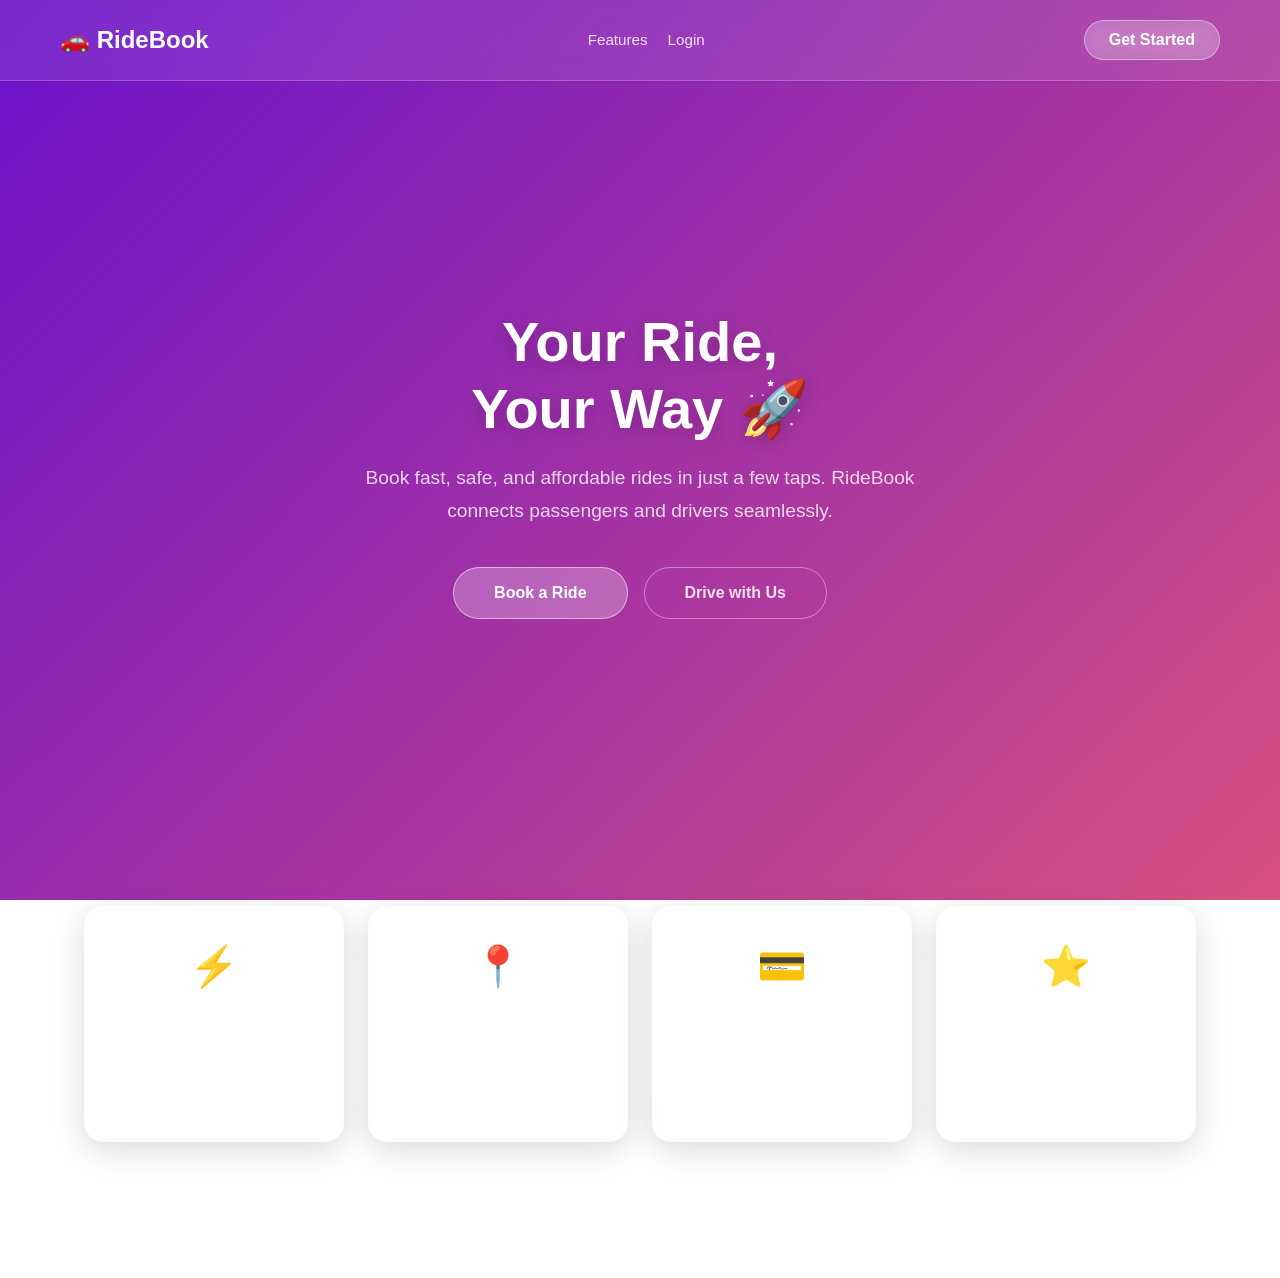
<file: index.html>
<!DOCTYPE html>
<html lang="en">
<head>
  <meta charset="UTF-8" />
  <meta name="viewport" content="width=device-width, initial-scale=1.0"/>
  <title>RideBook - Your Ride, Your Way</title>
  <style>
    * {
      margin: 0;
      padding: 0;
      box-sizing: border-box;
      font-family: 'Segoe UI', sans-serif;
    }

    body {
      min-height: 100vh;
      overflow-x: hidden;
      color: #ffffff;
    }

    /* ── Animated Background ── */
    .background {
      position: fixed;
      width: 100%;
      height: 100%;
      background: linear-gradient(135deg, #6a11cb, #fc6767, #2575fc, #f7971e);
      background-size: 400% 400%;
      animation: gradientShift 8s ease infinite;
      z-index: -1;
    }

    @keyframes gradientShift {
      0%   { background-position: 0% 50%; }
      50%  { background-position: 100% 50%; }
      100% { background-position: 0% 50%; }
    }

    /* ── Navbar ── */
    nav {
      display: flex;
      justify-content: space-between;
      align-items: center;
      padding: 20px 60px;
      background: rgba(255, 255, 255, 0.1);
      backdrop-filter: blur(20px);
      -webkit-backdrop-filter: blur(20px);
      border-bottom: 1px solid rgba(255, 255, 255, 0.2);
    }

    .nav-logo {
      font-size: 1.5rem;
      font-weight: 700;
      color: #ffffff;
      text-decoration: none;
    }

    .nav-links {
      display: flex;
      gap: 20px;
      list-style: none;
    }

    .nav-links a {
      color: rgba(255, 255, 255, 0.85);
      text-decoration: none;
      font-size: 0.95rem;
      transition: color 0.3s;
    }

    .nav-links a:hover {
      color: #ffffff;
    }

    .nav-btn {
      padding: 10px 24px;
      background: rgba(255, 255, 255, 0.2);
      border: 1.5px solid rgba(255, 255, 255, 0.4);
      border-radius: 50px;
      color: #ffffff;
      text-decoration: none;
      font-weight: 600;
      backdrop-filter: blur(10px);
      transition: all 0.3s;
    }

    .nav-btn:hover {
      background: rgba(255, 255, 255, 0.35);
      transform: translateY(-2px);
    }

    /* ── Hero Section ── */
    .hero {
      display: flex;
      flex-direction: column;
      align-items: center;
      justify-content: center;
      text-align: center;
      padding: 100px 20px;
      min-height: 85vh;
    }

    .hero h1 {
      font-size: 3.5rem;
      font-weight: 800;
      margin-bottom: 20px;
      text-shadow: 0 4px 20px rgba(0, 0, 0, 0.2);
      line-height: 1.2;
    }

    .hero p {
      font-size: 1.2rem;
      color: rgba(255, 255, 255, 0.8);
      max-width: 550px;
      margin-bottom: 40px;
      line-height: 1.7;
    }

    .hero-buttons {
      display: flex;
      gap: 16px;
      flex-wrap: wrap;
      justify-content: center;
    }

    .btn-primary {
      padding: 16px 40px;
      background: rgba(255, 255, 255, 0.25);
      border: 1.5px solid rgba(255, 255, 255, 0.5);
      border-radius: 50px;
      color: #ffffff;
      text-decoration: none;
      font-size: 1rem;
      font-weight: 700;
      backdrop-filter: blur(10px);
      transition: all 0.3s;
    }

    .btn-primary:hover {
      background: rgba(255, 255, 255, 0.38);
      box-shadow: 0 0 25px rgba(255, 255, 255, 0.25);
      transform: translateY(-3px);
    }

    .btn-secondary {
      padding: 16px 40px;
      background: transparent;
      border: 1.5px solid rgba(255, 255, 255, 0.4);
      border-radius: 50px;
      color: rgba(255, 255, 255, 0.85);
      text-decoration: none;
      font-size: 1rem;
      font-weight: 600;
      transition: all 0.3s;
    }

    .btn-secondary:hover {
      background: rgba(255, 255, 255, 0.1);
      transform: translateY(-3px);
    }

    /* ── Features Section ── */
    .features {
      display: flex;
      justify-content: center;
      gap: 24px;
      padding: 60px 40px;
      flex-wrap: wrap;
    }

    .feature-card {
      background: rgba(255, 255, 255, 0.12);
      backdrop-filter: blur(30px);
      -webkit-backdrop-filter: blur(30px);
      border: 1.5px solid rgba(255, 255, 255, 0.3);
      border-radius: 20px;
      padding: 36px 28px;
      width: 260px;
      text-align: center;
      box-shadow: 0 8px 32px rgba(0, 0, 0, 0.15);
      transition: transform 0.3s;
    }

    .feature-card:hover {
      transform: translateY(-6px);
    }

    .feature-icon {
      font-size: 2.5rem;
      margin-bottom: 16px;
    }

    .feature-card h3 {
      font-size: 1.1rem;
      font-weight: 700;
      margin-bottom: 10px;
      color: #ffffff;
    }

    .feature-card p {
      font-size: 0.88rem;
      color: rgba(255, 255, 255, 0.7);
      line-height: 1.6;
    }

    /* ── Footer ── */
    footer {
      text-align: center;
      padding: 30px;
      color: rgba(255, 255, 255, 0.5);
      font-size: 0.85rem;
      border-top: 1px solid rgba(255, 255, 255, 0.1);
    }
  </style>
</head>
<body>

  <div class="background"></div>

  <!-- Navbar -->
  <nav>
    <a href="index.html" class="nav-logo">🚗 RideBook</a>
    <ul class="nav-links">
      <li><a href="#features">Features</a></li>
      <li><a href="login.html">Login</a></li>
    </ul>
    <a href="login.html" class="nav-btn">Get Started</a>
  </nav>

  <!-- Hero -->
  <section class="hero">
    <h1>Your Ride,<br/>Your Way 🚀</h1>
    <p>Book fast, safe, and affordable rides in just a few taps. RideBook connects passengers and drivers seamlessly.</p>
    <div class="hero-buttons">
      <a href="passenger/dashboard.html" class="btn-primary">Book a Ride</a>
      <a href="driver/dashboard.html" class="btn-secondary">Drive with Us</a>
    </div>
  </section>

  <!-- Features -->
  <section class="features" id="features">
    <div class="feature-card">
      <div class="feature-icon">⚡</div>
      <h3>Fast Booking</h3>
      <p>Book your ride in seconds. No waiting, no hassle — just tap and go.</p>
    </div>
    <div class="feature-card">
      <div class="feature-icon">📍</div>
      <h3>Live Tracking</h3>
      <p>Track your driver in real-time on the map from pickup to destination.</p>
    </div>
    <div class="feature-card">
      <div class="feature-icon">💳</div>
      <h3>Easy Payment</h3>
      <p>Pay securely with cash or card. Your transaction history is always saved.</p>
    </div>
    <div class="feature-card">
      <div class="feature-icon">⭐</div>
      <h3>Trusted Drivers</h3>
      <p>All drivers are verified and rated by passengers for your safety.</p>
    </div>
  </section>

  <!-- Footer -->
  <footer>
    <p>© 2026 RideBook. All rights reserved.</p>
  </footer>

</body>
</html>
</file>
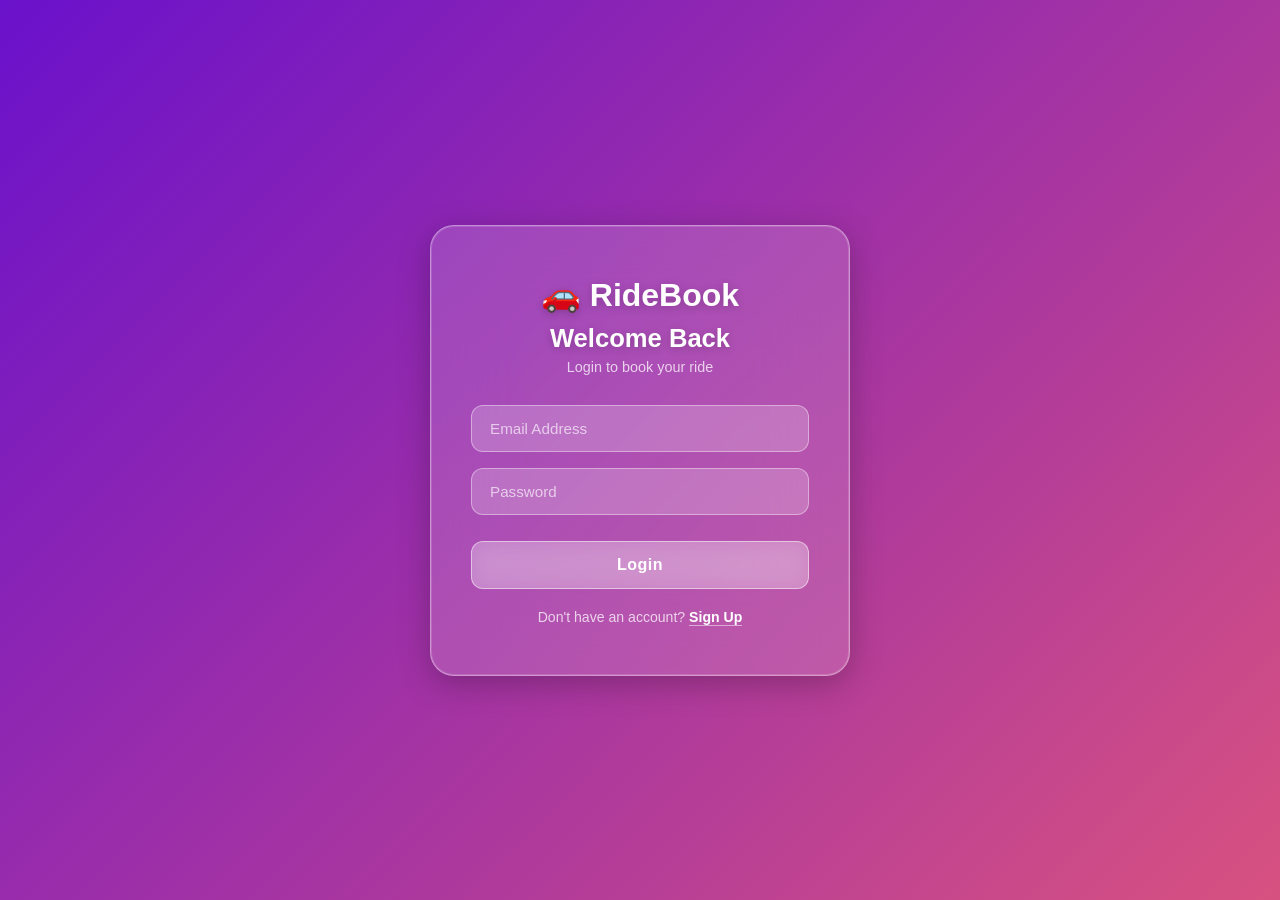
<file: login.html>
<!DOCTYPE html>
<html lang="en">
<head>
  <meta charset="UTF-8" />
  <meta name="viewport" content="width=device-width, initial-scale=1.0"/>
  <title>RideBook - Login</title>
  <style>
    * {
      margin: 0;
      padding: 0;
      box-sizing: border-box;
      font-family: 'Segoe UI', sans-serif;
    }

    body {
      min-height: 100vh;
      display: flex;
      align-items: center;
      justify-content: center;
      overflow: hidden;
    }

    /* ── Vivid Animated Background ── */
    .background {
      position: fixed;
      width: 100%;
      height: 100%;
      background: linear-gradient(135deg, #6a11cb, #fc6767, #2575fc, #f7971e);
      background-size: 400% 400%;
      animation: gradientShift 8s ease infinite;
      z-index: -1;
    }

    @keyframes gradientShift {
      0%   { background-position: 0% 50%; }
      50%  { background-position: 100% 50%; }
      100% { background-position: 0% 50%; }
    }

    /* ── Glass Card ── */
    .glass-container {
      background: rgba(255, 255, 255, 0.15);
      backdrop-filter: blur(40px);
      -webkit-backdrop-filter: blur(40px);
      border: 1.5px solid rgba(255, 255, 255, 0.4);
      border-radius: 24px;
      padding: 50px 40px;
      width: 100%;
      max-width: 420px;
      text-align: center;
      box-shadow: 
        0 8px 32px rgba(0, 0, 0, 0.25),
        inset 0 0 0 1px rgba(255, 255, 255, 0.15);
    }

    /* ── Logo ── */
    .logo {
      font-size: 2rem;
      font-weight: 700;
      color: #ffffff;
      margin-bottom: 10px;
      text-shadow: 0 2px 10px rgba(0, 0, 0, 0.2);
    }

    /* ── Headings ── */
    h2 {
      color: #ffffff;
      font-size: 1.6rem;
      margin-bottom: 6px;
      text-shadow: 0 2px 8px rgba(0, 0, 0, 0.2);
    }

    .subtitle {
      color: rgba(255, 255, 255, 0.75);
      font-size: 0.9rem;
      margin-bottom: 30px;
    }

    /* ── Input Fields ── */
    .input-group {
      margin-bottom: 16px;
    }

    .input-group input {
      width: 100%;
      padding: 14px 18px;
      background: rgba(255, 255, 255, 0.2);
      border: 1.5px solid rgba(255, 255, 255, 0.4);
      border-radius: 12px;
      color: #ffffff;
      font-size: 0.95rem;
      outline: none;
      transition: all 0.3s;
    }

    .input-group input::placeholder {
      color: rgba(255, 255, 255, 0.65);
    }

    .input-group input:focus {
      border-color: rgba(255, 255, 255, 0.85);
      background: rgba(255, 255, 255, 0.28);
      box-shadow: 0 0 12px rgba(255, 255, 255, 0.2);
    }

    /* ── Login Button ── */
    .btn-login {
      width: 100%;
      padding: 14px;
      margin-top: 10px;
      background: rgba(255, 255, 255, 0.25);
      border: 1.5px solid rgba(255, 255, 255, 0.5);
      border-radius: 12px;
      color: #ffffff;
      font-size: 1rem;
      font-weight: 700;
      cursor: pointer;
      letter-spacing: 0.5px;
      transition: all 0.3s;
      backdrop-filter: blur(10px);
    }

    .btn-login:hover {
      background: rgba(255, 255, 255, 0.38);
      box-shadow: 0 0 20px rgba(255, 255, 255, 0.25);
      transform: translateY(-2px);
    }

    /* ── Sign Up Link ── */
    .signup-text {
      margin-top: 20px;
      color: rgba(255, 255, 255, 0.75);
      font-size: 0.88rem;
    }

    .signup-text a {
      color: #ffffff;
      text-decoration: none;
      font-weight: 700;
      border-bottom: 1px solid rgba(255, 255, 255, 0.5);
    }

    .signup-text a:hover {
      border-bottom-color: #ffffff;
    }
  </style>
</head>
<body>

  <div class="background"></div>

  <div class="glass-container">
    <div class="logo">🚗 RideBook</div>
    <h2>Welcome Back</h2>
    <p class="subtitle">Login to book your ride</p>

    <div class="input-group">
      <input type="email" placeholder="Email Address" />
    </div>

    <div class="input-group">
      <input type="password" placeholder="Password" />
    </div>

    <button class="btn-login">Login</button>

    <p class="signup-text">Don't have an account? <a href="#">Sign Up</a></p>
  </div>

</body>
</html>
</file>
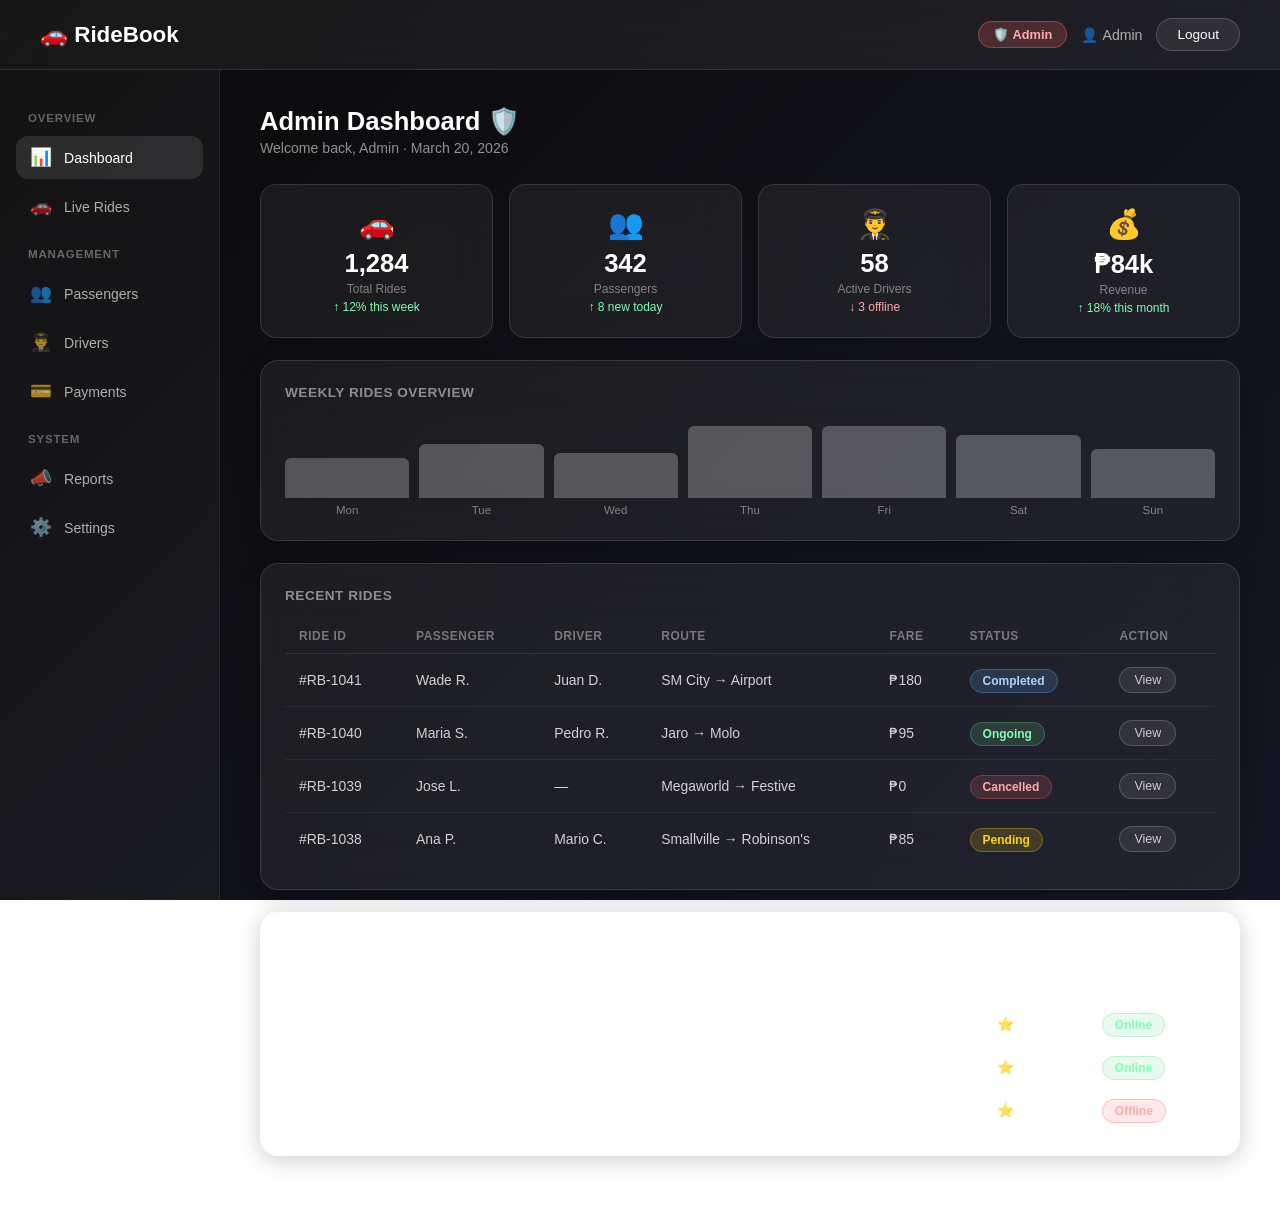
<file: admin/dashboard.html>
<!DOCTYPE html>
<html lang="en">
<head>
  <meta charset="UTF-8" />
  <meta name="viewport" content="width=device-width, initial-scale=1.0"/>
  <title>RideBook - Admin Panel</title>
  <style>
    * {
      margin: 0;
      padding: 0;
      box-sizing: border-box;
      font-family: 'Segoe UI', sans-serif;
    }

    body {
      min-height: 100vh;
      color: #ffffff;
      overflow-x: hidden;
    }

    .background {
      position: fixed;
      width: 100%;
      height: 100%;
      background: linear-gradient(135deg, #0a0a0a, #1a1a2e, #16213e, #0f3460);
      background-size: 400% 400%;
      animation: gradientShift 8s ease infinite;
      z-index: -1;
    }

    @keyframes gradientShift {
      0%   { background-position: 0% 50%; }
      50%  { background-position: 100% 50%; }
      100% { background-position: 0% 50%; }
    }

    /* ── Navbar ── */
    nav {
      display: flex;
      justify-content: space-between;
      align-items: center;
      padding: 18px 40px;
      background: rgba(255, 255, 255, 0.06);
      backdrop-filter: blur(20px);
      -webkit-backdrop-filter: blur(20px);
      border-bottom: 1px solid rgba(255, 255, 255, 0.1);
    }

    .nav-logo {
      font-size: 1.4rem;
      font-weight: 700;
      color: #ffffff;
      text-decoration: none;
    }

    .nav-admin-badge {
      padding: 5px 14px;
      background: rgba(255, 100, 100, 0.2);
      border: 1px solid rgba(255, 100, 100, 0.4);
      border-radius: 50px;
      color: #ffaaaa;
      font-size: 0.8rem;
      font-weight: 600;
    }

    .nav-right {
      display: flex;
      align-items: center;
      gap: 14px;
    }

    .nav-logout {
      padding: 8px 20px;
      background: rgba(255, 255, 255, 0.08);
      border: 1px solid rgba(255, 255, 255, 0.18);
      border-radius: 50px;
      color: #ffffff;
      text-decoration: none;
      font-size: 0.85rem;
      transition: all 0.3s;
    }

    .nav-logout:hover { background: rgba(255, 255, 255, 0.16); }

    /* ── Layout ── */
    .layout {
      display: flex;
      min-height: calc(100vh - 65px);
    }

    /* ── Sidebar ── */
    .sidebar {
      width: 220px;
      padding: 28px 16px;
      background: rgba(255, 255, 255, 0.04);
      border-right: 1px solid rgba(255, 255, 255, 0.08);
      display: flex;
      flex-direction: column;
      gap: 6px;
    }

    .sidebar-label {
      font-size: 0.72rem;
      font-weight: 700;
      color: rgba(255, 255, 255, 0.35);
      text-transform: uppercase;
      letter-spacing: 0.8px;
      padding: 0 12px;
      margin-bottom: 6px;
      margin-top: 14px;
    }

    .sidebar-item {
      display: flex;
      align-items: center;
      gap: 12px;
      padding: 11px 14px;
      border-radius: 12px;
      color: rgba(255, 255, 255, 0.65);
      text-decoration: none;
      font-size: 0.88rem;
      font-weight: 500;
      transition: all 0.3s;
      cursor: pointer;
    }

    .sidebar-item:hover,
    .sidebar-item.active {
      background: rgba(255, 255, 255, 0.1);
      color: #ffffff;
    }

    .sidebar-icon { font-size: 1.1rem; }

    /* ── Main Content ── */
    .main {
      flex: 1;
      padding: 36px 40px;
      overflow-y: auto;
    }

    .page-title {
      font-size: 1.6rem;
      font-weight: 800;
      margin-bottom: 4px;
    }

    .page-subtitle {
      color: rgba(255, 255, 255, 0.55);
      font-size: 0.88rem;
      margin-bottom: 28px;
    }

    /* ── Glass Card ── */
    .glass-card {
      background: rgba(255, 255, 255, 0.06);
      backdrop-filter: blur(30px);
      -webkit-backdrop-filter: blur(30px);
      border: 1.5px solid rgba(255, 255, 255, 0.12);
      border-radius: 18px;
      padding: 24px;
      margin-bottom: 22px;
      box-shadow: 0 4px 24px rgba(0, 0, 0, 0.2);
    }

    .card-title {
      font-size: 0.85rem;
      font-weight: 700;
      color: rgba(255, 255, 255, 0.5);
      margin-bottom: 16px;
      text-transform: uppercase;
      letter-spacing: 0.5px;
    }

    /* ── Stats Grid ── */
    .stats-grid {
      display: grid;
      grid-template-columns: repeat(auto-fit, minmax(160px, 1fr));
      gap: 16px;
      margin-bottom: 22px;
    }

    .stat-card {
      background: rgba(255, 255, 255, 0.06);
      backdrop-filter: blur(20px);
      border: 1.5px solid rgba(255, 255, 255, 0.12);
      border-radius: 16px;
      padding: 22px;
      text-align: center;
    }

    .stat-icon { font-size: 1.8rem; margin-bottom: 8px; }
    .stat-value { font-size: 1.6rem; font-weight: 800; color: #ffffff; }
    .stat-label { font-size: 0.75rem; color: rgba(255,255,255,0.45); margin-top: 4px; }

    .stat-change {
      font-size: 0.75rem;
      margin-top: 4px;
    }

    .up { color: #7fffb2; }
    .down { color: #ffaaaa; }

    /* ── Table ── */
    .table-wrap {
      overflow-x: auto;
    }

    table {
      width: 100%;
      border-collapse: collapse;
    }

    thead tr {
      border-bottom: 1px solid rgba(255, 255, 255, 0.1);
    }

    th {
      text-align: left;
      padding: 10px 14px;
      font-size: 0.75rem;
      font-weight: 700;
      color: rgba(255, 255, 255, 0.4);
      text-transform: uppercase;
      letter-spacing: 0.5px;
    }

    td {
      padding: 13px 14px;
      font-size: 0.87rem;
      color: rgba(255, 255, 255, 0.8);
      border-bottom: 1px solid rgba(255, 255, 255, 0.06);
    }

    tr:last-child td { border-bottom: none; }

    tr:hover td {
      background: rgba(255, 255, 255, 0.04);
    }

    .badge {
      padding: 4px 12px;
      border-radius: 50px;
      font-size: 0.75rem;
      font-weight: 600;
    }

    .badge-active {
      background: rgba(100, 220, 150, 0.15);
      color: #7fffb2;
      border: 1px solid rgba(100, 220, 150, 0.3);
    }

    .badge-inactive {
      background: rgba(255, 100, 100, 0.15);
      color: #ffaaaa;
      border: 1px solid rgba(255, 100, 100, 0.3);
    }

    .badge-pending {
      background: rgba(255, 215, 0, 0.15);
      color: #ffd700;
      border: 1px solid rgba(255, 215, 0, 0.3);
    }

    .badge-completed {
      background: rgba(100, 180, 255, 0.15);
      color: #aad4ff;
      border: 1px solid rgba(100, 180, 255, 0.3);
    }

    /* ── Action Button ── */
    .btn-action {
      padding: 5px 14px;
      background: rgba(255, 255, 255, 0.08);
      border: 1px solid rgba(255, 255, 255, 0.18);
      border-radius: 50px;
      color: rgba(255, 255, 255, 0.75);
      font-size: 0.78rem;
      cursor: pointer;
      transition: all 0.3s;
    }

    .btn-action:hover {
      background: rgba(255, 255, 255, 0.18);
      color: #ffffff;
    }

    /* ── Chart Bars ── */
    .chart-bars {
      display: flex;
      align-items: flex-end;
      gap: 10px;
      height: 100px;
      padding-top: 10px;
    }

    .bar-wrap {
      flex: 1;
      display: flex;
      flex-direction: column;
      align-items: center;
      gap: 6px;
      height: 100%;
      justify-content: flex-end;
    }

    .bar {
      width: 100%;
      border-radius: 6px 6px 0 0;
      background: rgba(255, 255, 255, 0.25);
      transition: height 0.5s ease;
    }

    .bar-label {
      font-size: 0.72rem;
      color: rgba(255, 255, 255, 0.45);
    }
  </style>
</head>
<body>

  <div class="background"></div>

  <!-- Navbar -->
  <nav>
    <a href="../index.html" class="nav-logo">🚗 RideBook</a>
    <div class="nav-right">
      <span class="nav-admin-badge">🛡️ Admin</span>
      <span style="color:rgba(255,255,255,0.65); font-size:0.88rem;">👤 Admin</span>
      <a href="../login.html" class="nav-logout">Logout</a>
    </div>
  </nav>

  <!-- Layout -->
  <div class="layout">

    <!-- Sidebar -->
    <div class="sidebar">
      <div class="sidebar-label">Overview</div>
      <div class="sidebar-item active">
        <span class="sidebar-icon">📊</span> Dashboard
      </div>
      <div class="sidebar-item">
        <span class="sidebar-icon">🚗</span> Live Rides
      </div>

      <div class="sidebar-label">Management</div>
      <div class="sidebar-item">
        <span class="sidebar-icon">👥</span> Passengers
      </div>
      <div class="sidebar-item">
        <span class="sidebar-icon">👨‍✈️</span> Drivers
      </div>
      <div class="sidebar-item">
        <span class="sidebar-icon">💳</span> Payments
      </div>

      <div class="sidebar-label">System</div>
      <div class="sidebar-item">
        <span class="sidebar-icon">📣</span> Reports
      </div>
      <div class="sidebar-item">
        <span class="sidebar-icon">⚙️</span> Settings
      </div>
    </div>

    <!-- Main Content -->
    <div class="main">
      <div class="page-title">Admin Dashboard 🛡️</div>
      <div class="page-subtitle">Welcome back, Admin · March 20, 2026</div>

      <!-- Stats -->
      <div class="stats-grid">
        <div class="stat-card">
          <div class="stat-icon">🚗</div>
          <div class="stat-value">1,284</div>
          <div class="stat-label">Total Rides</div>
          <div class="stat-change up">↑ 12% this week</div>
        </div>
        <div class="stat-card">
          <div class="stat-icon">👥</div>
          <div class="stat-value">342</div>
          <div class="stat-label">Passengers</div>
          <div class="stat-change up">↑ 8 new today</div>
        </div>
        <div class="stat-card">
          <div class="stat-icon">👨‍✈️</div>
          <div class="stat-value">58</div>
          <div class="stat-label">Active Drivers</div>
          <div class="stat-change down">↓ 3 offline</div>
        </div>
        <div class="stat-card">
          <div class="stat-icon">💰</div>
          <div class="stat-value">₱84k</div>
          <div class="stat-label">Revenue</div>
          <div class="stat-change up">↑ 18% this month</div>
        </div>
      </div>

      <!-- Revenue Chart -->
      <div class="glass-card">
        <div class="card-title">Weekly Rides Overview</div>
        <div class="chart-bars">
          <div class="bar-wrap">
            <div class="bar" style="height:45%;"></div>
            <div class="bar-label">Mon</div>
          </div>
          <div class="bar-wrap">
            <div class="bar" style="height:60%;"></div>
            <div class="bar-label">Tue</div>
          </div>
          <div class="bar-wrap">
            <div class="bar" style="height:50%;"></div>
            <div class="bar-label">Wed</div>
          </div>
          <div class="bar-wrap">
            <div class="bar" style="height:80%;"></div>
            <div class="bar-label">Thu</div>
          </div>
          <div class="bar-wrap">
            <div class="bar" style="height:95%;"></div>
            <div class="bar-label">Fri</div>
          </div>
          <div class="bar-wrap">
            <div class="bar" style="height:70%;"></div>
            <div class="bar-label">Sat</div>
          </div>
          <div class="bar-wrap">
            <div class="bar" style="height:55%;"></div>
            <div class="bar-label">Sun</div>
          </div>
        </div>
      </div>

      <!-- Recent Rides Table -->
      <div class="glass-card">
        <div class="card-title">Recent Rides</div>
        <div class="table-wrap">
          <table>
            <thead>
              <tr>
                <th>Ride ID</th>
                <th>Passenger</th>
                <th>Driver</th>
                <th>Route</th>
                <th>Fare</th>
                <th>Status</th>
                <th>Action</th>
              </tr>
            </thead>
            <tbody>
              <tr>
                <td>#RB-1041</td>
                <td>Wade R.</td>
                <td>Juan D.</td>
                <td>SM City → Airport</td>
                <td>₱180</td>
                <td><span class="badge badge-completed">Completed</span></td>
                <td><button class="btn-action">View</button></td>
              </tr>
              <tr>
                <td>#RB-1040</td>
                <td>Maria S.</td>
                <td>Pedro R.</td>
                <td>Jaro → Molo</td>
                <td>₱95</td>
                <td><span class="badge badge-active">Ongoing</span></td>
                <td><button class="btn-action">View</button></td>
              </tr>
              <tr>
                <td>#RB-1039</td>
                <td>Jose L.</td>
                <td>—</td>
                <td>Megaworld → Festive</td>
                <td>₱0</td>
                <td><span class="badge badge-inactive">Cancelled</span></td>
                <td><button class="btn-action">View</button></td>
              </tr>
              <tr>
                <td>#RB-1038</td>
                <td>Ana P.</td>
                <td>Mario C.</td>
                <td>Smallville → Robinson's</td>
                <td>₱85</td>
                <td><span class="badge badge-pending">Pending</span></td>
                <td><button class="btn-action">View</button></td>
              </tr>
            </tbody>
          </table>
        </div>
      </div>

      <!-- Drivers Table -->
      <div class="glass-card">
        <div class="card-title">Driver Status</div>
        <div class="table-wrap">
          <table>
            <thead>
              <tr>
                <th>Driver</th>
                <th>Vehicle</th>
                <th>Rides Today</th>
                <th>Earnings</th>
                <th>Rating</th>
                <th>Status</th>
              </tr>
            </thead>
            <tbody>
              <tr>
                <td>Juan dela Cruz</td>
                <td>Toyota Vios · ABC 1234</td>
                <td>8</td>
                <td>₱960</td>
                <td>⭐ 4.8</td>
                <td><span class="badge badge-active">Online</span></td>
              </tr>
              <tr>
                <td>Pedro Reyes</td>
                <td>Honda City · XYZ 5678</td>
                <td>5</td>
                <td>₱620</td>
                <td>⭐ 4.6</td>
                <td><span class="badge badge-active">Online</span></td>
              </tr>
              <tr>
                <td>Mario Cruz</td>
                <td>Mitsubishi · DEF 9012</td>
                <td>3</td>
                <td>₱380</td>
                <td>⭐ 4.5</td>
                <td><span class="badge badge-inactive">Offline</span></td>
              </tr>
            </tbody>
          </table>
        </div>
      </div>

    </div>
  </div>

</body>
</html>
</file>
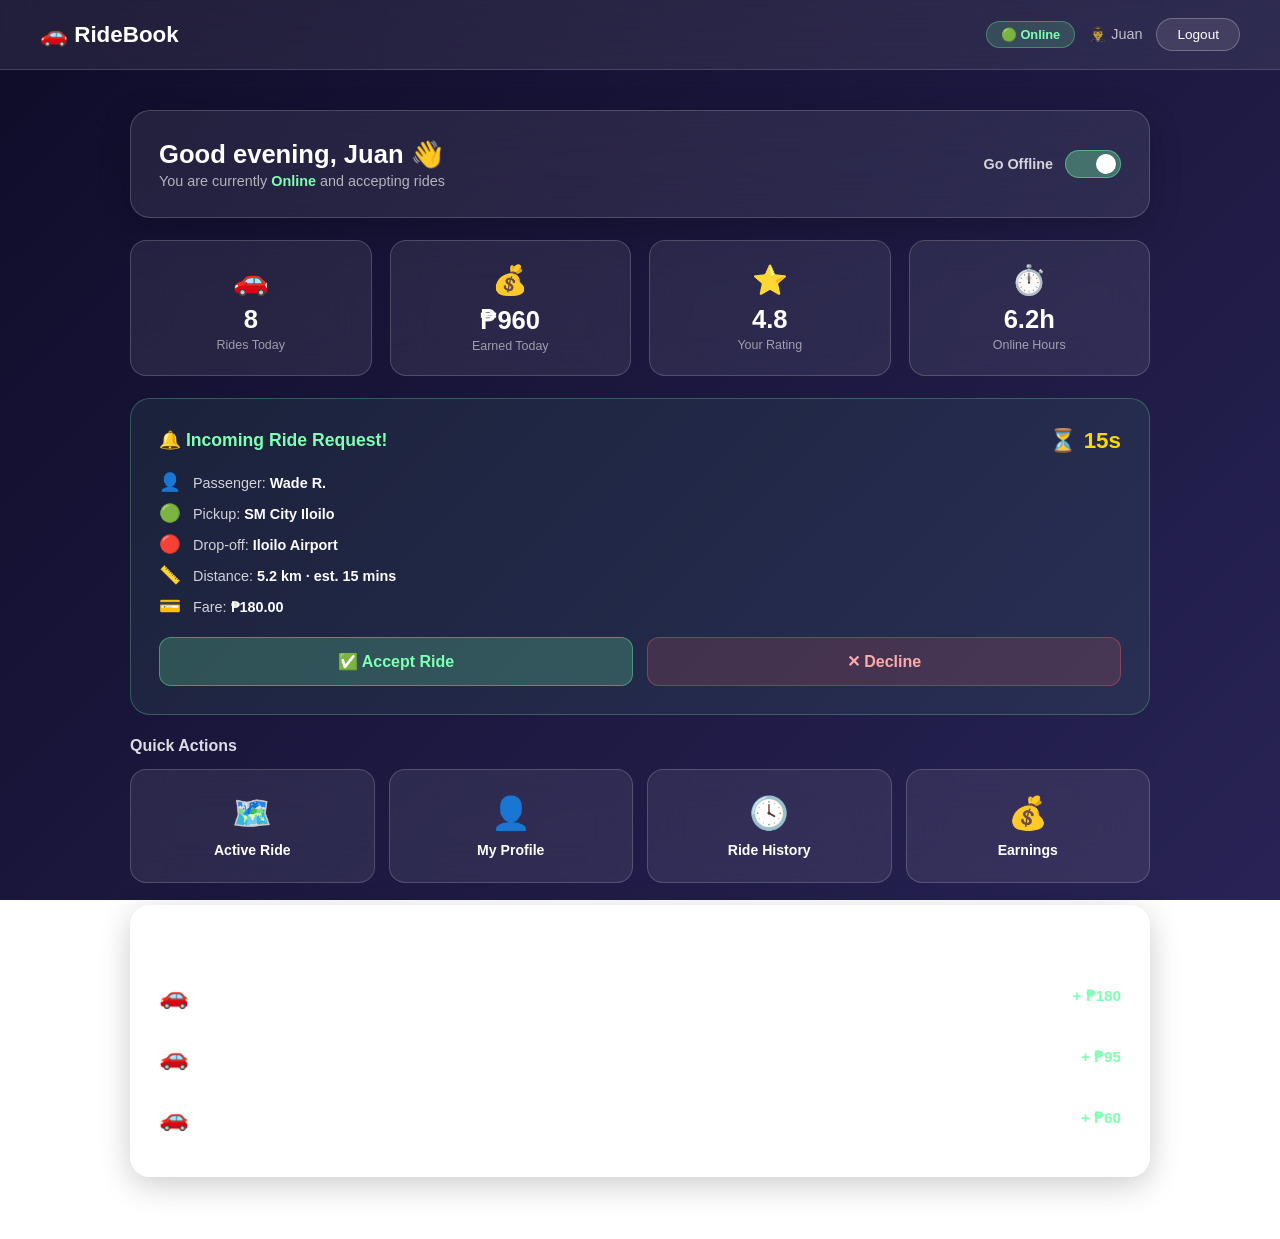
<file: driver/dashboard.html>
<!DOCTYPE html>
<html lang="en">
<head>
  <meta charset="UTF-8" />
  <meta name="viewport" content="width=device-width, initial-scale=1.0"/>
  <title>RideBook - Driver Dashboard</title>
  <style>
    * {
      margin: 0;
      padding: 0;
      box-sizing: border-box;
      font-family: 'Segoe UI', sans-serif;
    }

    body {
      min-height: 100vh;
      color: #ffffff;
      overflow-x: hidden;
    }

    .background {
      position: fixed;
      width: 100%;
      height: 100%;
      background: linear-gradient(135deg, #0f0c29, #302b63, #24243e, #6a11cb);
      background-size: 400% 400%;
      animation: gradientShift 8s ease infinite;
      z-index: -1;
    }

    @keyframes gradientShift {
      0%   { background-position: 0% 50%; }
      50%  { background-position: 100% 50%; }
      100% { background-position: 0% 50%; }
    }

    /* ── Navbar ── */
    nav {
      display: flex;
      justify-content: space-between;
      align-items: center;
      padding: 18px 40px;
      background: rgba(255, 255, 255, 0.08);
      backdrop-filter: blur(20px);
      -webkit-backdrop-filter: blur(20px);
      border-bottom: 1px solid rgba(255, 255, 255, 0.15);
    }

    .nav-logo {
      font-size: 1.4rem;
      font-weight: 700;
      color: #ffffff;
      text-decoration: none;
    }

    .nav-badge {
      padding: 5px 14px;
      background: rgba(100, 220, 150, 0.2);
      border: 1px solid rgba(100, 220, 150, 0.4);
      border-radius: 50px;
      color: #7fffb2;
      font-size: 0.8rem;
      font-weight: 600;
    }

    .nav-right {
      display: flex;
      align-items: center;
      gap: 14px;
    }

    .nav-logout {
      padding: 8px 20px;
      background: rgba(255, 255, 255, 0.1);
      border: 1px solid rgba(255, 255, 255, 0.25);
      border-radius: 50px;
      color: #ffffff;
      text-decoration: none;
      font-size: 0.85rem;
      transition: all 0.3s;
    }

    .nav-logout:hover { background: rgba(255, 255, 255, 0.2); }

    /* ── Main ── */
    .main {
      padding: 40px;
      max-width: 1100px;
      margin: 0 auto;
    }

    /* ── Glass Card ── */
    .glass-card {
      background: rgba(255, 255, 255, 0.08);
      backdrop-filter: blur(30px);
      -webkit-backdrop-filter: blur(30px);
      border: 1.5px solid rgba(255, 255, 255, 0.18);
      border-radius: 20px;
      padding: 28px;
      margin-bottom: 22px;
      box-shadow: 0 8px 32px rgba(0, 0, 0, 0.2);
    }

    .card-title {
      font-size: 0.9rem;
      font-weight: 700;
      color: rgba(255, 255, 255, 0.65);
      margin-bottom: 16px;
      text-transform: uppercase;
      letter-spacing: 0.5px;
    }

    /* ── Online Toggle ── */
    .online-banner {
      display: flex;
      justify-content: space-between;
      align-items: center;
      flex-wrap: wrap;
      gap: 16px;
    }

    .online-info h2 {
      font-size: 1.6rem;
      font-weight: 800;
      margin-bottom: 4px;
    }

    .online-info p {
      color: rgba(255, 255, 255, 0.65);
      font-size: 0.9rem;
    }

    .toggle-wrap {
      display: flex;
      align-items: center;
      gap: 12px;
    }

    .toggle-label {
      font-size: 0.9rem;
      font-weight: 600;
      color: rgba(255, 255, 255, 0.8);
    }

    .toggle {
      width: 56px;
      height: 28px;
      background: rgba(100, 220, 150, 0.4);
      border-radius: 50px;
      position: relative;
      cursor: pointer;
      border: 1.5px solid rgba(100, 220, 150, 0.6);
      transition: all 0.3s;
    }

    .toggle::after {
      content: '';
      position: absolute;
      width: 20px;
      height: 20px;
      background: #ffffff;
      border-radius: 50%;
      top: 3px;
      right: 4px;
      transition: all 0.3s;
    }

    /* ── Stats Row ── */
    .stats-row {
      display: flex;
      gap: 18px;
      margin-bottom: 22px;
      flex-wrap: wrap;
    }

    .stat-card {
      flex: 1;
      min-width: 140px;
      background: rgba(255, 255, 255, 0.08);
      backdrop-filter: blur(20px);
      -webkit-backdrop-filter: blur(20px);
      border: 1.5px solid rgba(255, 255, 255, 0.18);
      border-radius: 16px;
      padding: 22px;
      text-align: center;
    }

    .stat-icon { font-size: 1.8rem; margin-bottom: 8px; }
    .stat-value { font-size: 1.6rem; font-weight: 800; }
    .stat-label { font-size: 0.78rem; color: rgba(255,255,255,0.55); margin-top: 4px; }

    /* ── Incoming Ride Request ── */
    .ride-request {
      background: rgba(100, 220, 150, 0.08);
      border: 1.5px solid rgba(100, 220, 150, 0.3);
      border-radius: 20px;
      padding: 28px;
      margin-bottom: 22px;
    }

    .request-header {
      display: flex;
      justify-content: space-between;
      align-items: center;
      margin-bottom: 18px;
      flex-wrap: wrap;
      gap: 10px;
    }

    .request-title {
      font-size: 1.1rem;
      font-weight: 700;
      color: #7fffb2;
    }

    .request-timer {
      font-size: 1.4rem;
      font-weight: 800;
      color: #ffd700;
    }

    .request-details {
      display: flex;
      flex-direction: column;
      gap: 10px;
      margin-bottom: 20px;
    }

    .request-row {
      display: flex;
      align-items: center;
      gap: 12px;
    }

    .request-icon { font-size: 1.1rem; }

    .request-text {
      font-size: 0.9rem;
      color: rgba(255, 255, 255, 0.8);
    }

    .request-text strong {
      color: #ffffff;
      font-weight: 600;
    }

    .request-buttons {
      display: flex;
      gap: 14px;
      flex-wrap: wrap;
    }

    .btn-accept {
      flex: 1;
      padding: 14px;
      background: rgba(100, 220, 150, 0.25);
      border: 1.5px solid rgba(100, 220, 150, 0.5);
      border-radius: 12px;
      color: #7fffb2;
      font-size: 1rem;
      font-weight: 700;
      cursor: pointer;
      transition: all 0.3s;
    }

    .btn-accept:hover {
      background: rgba(100, 220, 150, 0.4);
      transform: translateY(-2px);
    }

    .btn-decline {
      flex: 1;
      padding: 14px;
      background: rgba(255, 100, 100, 0.15);
      border: 1.5px solid rgba(255, 100, 100, 0.35);
      border-radius: 12px;
      color: #ffaaaa;
      font-size: 1rem;
      font-weight: 700;
      cursor: pointer;
      transition: all 0.3s;
    }

    .btn-decline:hover {
      background: rgba(255, 100, 100, 0.28);
      transform: translateY(-2px);
    }

    /* ── Quick Actions ── */
    .actions-grid {
      display: grid;
      grid-template-columns: repeat(auto-fit, minmax(160px, 1fr));
      gap: 14px;
      margin-bottom: 22px;
    }

    .action-card {
      background: rgba(255, 255, 255, 0.08);
      backdrop-filter: blur(20px);
      -webkit-backdrop-filter: blur(20px);
      border: 1.5px solid rgba(255, 255, 255, 0.18);
      border-radius: 16px;
      padding: 24px 16px;
      text-align: center;
      text-decoration: none;
      color: #ffffff;
      transition: all 0.3s;
    }

    .action-card:hover {
      background: rgba(255, 255, 255, 0.16);
      transform: translateY(-4px);
    }

    .action-icon { font-size: 2rem; margin-bottom: 10px; }
    .action-label { font-size: 0.88rem; font-weight: 600; }

    /* ── Recent Rides ── */
    .ride-row {
      display: flex;
      justify-content: space-between;
      align-items: center;
      padding: 14px 0;
      border-bottom: 1px solid rgba(255,255,255,0.08);
      flex-wrap: wrap;
      gap: 10px;
    }

    .ride-row:last-child { border-bottom: none; }

    .ride-left {
      display: flex;
      align-items: center;
      gap: 12px;
    }

    .ride-emoji { font-size: 1.5rem; }

    .ride-route {
      font-size: 0.9rem;
      font-weight: 600;
      color: #ffffff;
    }

    .ride-time {
      font-size: 0.78rem;
      color: rgba(255,255,255,0.5);
      margin-top: 2px;
    }

    .ride-earn {
      font-size: 0.95rem;
      font-weight: 700;
      color: #7fffb2;
    }
  </style>
</head>
<body>

  <div class="background"></div>

  <!-- Navbar -->
  <nav>
    <a href="../index.html" class="nav-logo">🚗 RideBook</a>
    <div class="nav-right">
      <span class="nav-badge">🟢 Online</span>
      <span style="color:rgba(255,255,255,0.7); font-size:0.9rem;">👨‍✈️ Juan</span>
      <a href="../login.html" class="nav-logout">Logout</a>
    </div>
  </nav>

  <!-- Main -->
  <div class="main">

    <!-- Online Toggle -->
    <div class="glass-card">
      <div class="online-banner">
        <div class="online-info">
          <h2>Good evening, Juan 👋</h2>
          <p>You are currently <strong style="color:#7fffb2;">Online</strong> and accepting rides</p>
        </div>
        <div class="toggle-wrap">
          <span class="toggle-label">Go Offline</span>
          <div class="toggle"></div>
        </div>
      </div>
    </div>

    <!-- Stats -->
    <div class="stats-row">
      <div class="stat-card">
        <div class="stat-icon">🚗</div>
        <div class="stat-value">8</div>
        <div class="stat-label">Rides Today</div>
      </div>
      <div class="stat-card">
        <div class="stat-icon">💰</div>
        <div class="stat-value">₱960</div>
        <div class="stat-label">Earned Today</div>
      </div>
      <div class="stat-card">
        <div class="stat-icon">⭐</div>
        <div class="stat-value">4.8</div>
        <div class="stat-label">Your Rating</div>
      </div>
      <div class="stat-card">
        <div class="stat-icon">⏱️</div>
        <div class="stat-value">6.2h</div>
        <div class="stat-label">Online Hours</div>
      </div>
    </div>

    <!-- Incoming Ride Request -->
    <div class="ride-request">
      <div class="request-header">
        <span class="request-title">🔔 Incoming Ride Request!</span>
        <span class="request-timer">⏳ 15s</span>
      </div>
      <div class="request-details">
        <div class="request-row">
          <span class="request-icon">👤</span>
          <span class="request-text">Passenger: <strong>Wade R.</strong></span>
        </div>
        <div class="request-row">
          <span class="request-icon">🟢</span>
          <span class="request-text">Pickup: <strong>SM City Iloilo</strong></span>
        </div>
        <div class="request-row">
          <span class="request-icon">🔴</span>
          <span class="request-text">Drop-off: <strong>Iloilo Airport</strong></span>
        </div>
        <div class="request-row">
          <span class="request-icon">📏</span>
          <span class="request-text">Distance: <strong>5.2 km · est. 15 mins</strong></span>
        </div>
        <div class="request-row">
          <span class="request-icon">💳</span>
          <span class="request-text">Fare: <strong>₱180.00</strong></span>
        </div>
      </div>
      <div class="request-buttons">
        <button class="btn-accept"
          onclick="window.location.href='active-ride.html'">
          ✅ Accept Ride
        </button>
        <button class="btn-decline"
          onclick="alert('Ride declined.')">
          ✕ Decline
        </button>
      </div>
    </div>

    <!-- Quick Actions -->
    <p style="font-size:1rem; font-weight:700; margin-bottom:14px;
      color:rgba(255,255,255,0.85);">Quick Actions</p>
    <div class="actions-grid">
      <a href="active-ride.html" class="action-card">
        <div class="action-icon">🗺️</div>
        <div class="action-label">Active Ride</div>
      </a>
      <a href="profile.html" class="action-card">
        <div class="action-icon">👤</div>
        <div class="action-label">My Profile</div>
      </a>
      <a href="../passenger/ride-history.html" class="action-card">
        <div class="action-icon">🕓</div>
        <div class="action-label">Ride History</div>
      </a>
      <a href="../passenger/payment.html" class="action-card">
        <div class="action-icon">💰</div>
        <div class="action-label">Earnings</div>
      </a>
    </div>

    <!-- Recent Rides -->
    <div class="glass-card">
      <div class="card-title">Recent Rides</div>
      <div class="ride-row">
        <div class="ride-left">
          <div class="ride-emoji">🚗</div>
          <div>
            <div class="ride-route">SM City → Iloilo Airport</div>
            <div class="ride-time">Today · 10:30 AM · 5.2 km</div>
          </div>
        </div>
        <div class="ride-earn">+ ₱180</div>
      </div>
      <div class="ride-row">
        <div class="ride-left">
          <div class="ride-emoji">🚗</div>
          <div>
            <div class="ride-route">Jaro → Molo District</div>
            <div class="ride-time">Today · 3:15 PM · 3.1 km</div>
          </div>
        </div>
        <div class="ride-earn">+ ₱95</div>
      </div>
      <div class="ride-row">
        <div class="ride-left">
          <div class="ride-emoji">🚗</div>
          <div>
            <div class="ride-route">Megaworld → Festive Walk</div>
            <div class="ride-time">Today · 7:45 PM · 0.8 km</div>
          </div>
        </div>
        <div class="ride-earn">+ ₱60</div>
      </div>
    </div>

  </div>

</body>
</html>
</file>
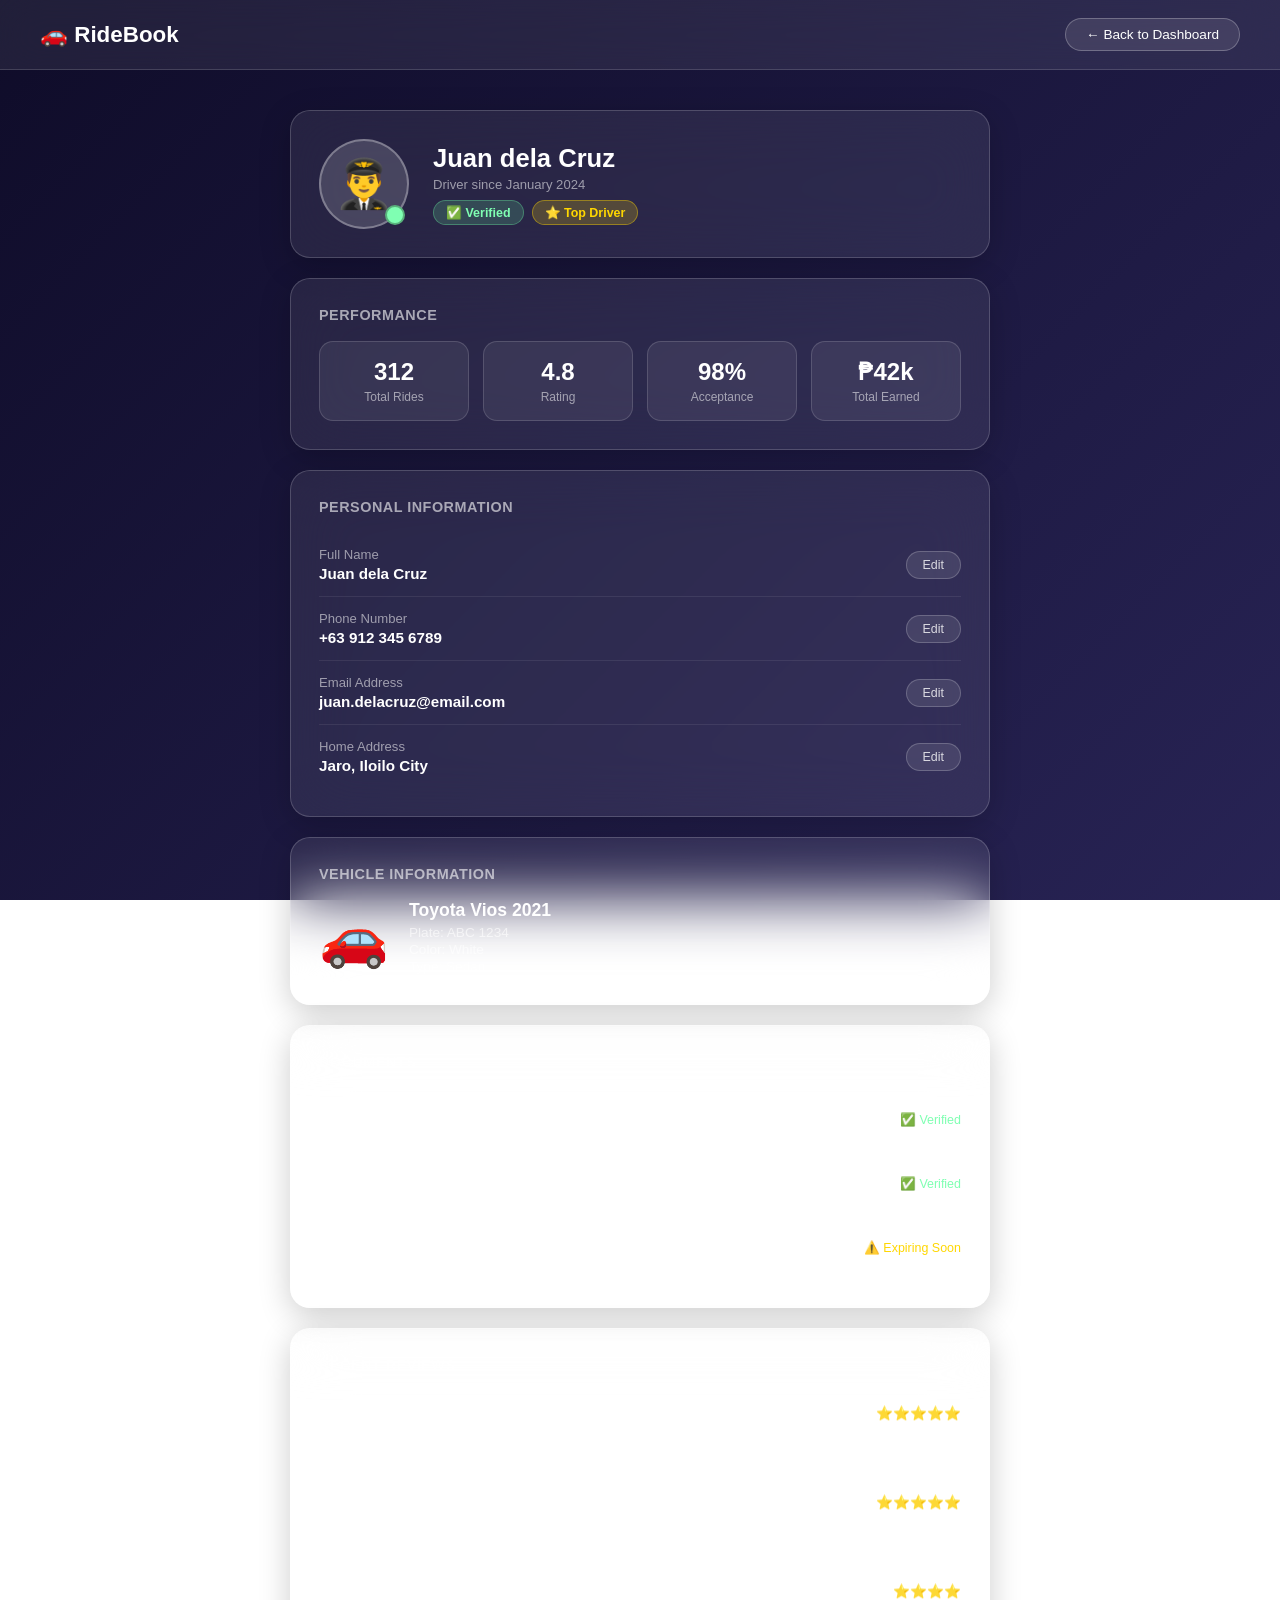
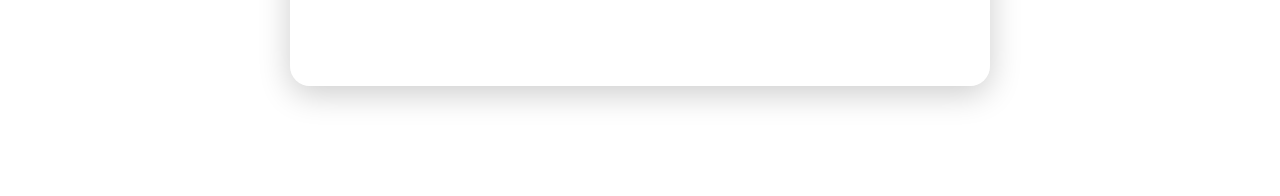
<file: driver/profile.html>
<!DOCTYPE html>
<html lang="en">
<head>
  <meta charset="UTF-8" />
  <meta name="viewport" content="width=device-width, initial-scale=1.0"/>
  <title>RideBook - Driver Profile</title>
  <style>
    * {
      margin: 0;
      padding: 0;
      box-sizing: border-box;
      font-family: 'Segoe UI', sans-serif;
    }

    body {
      min-height: 100vh;
      color: #ffffff;
      overflow-x: hidden;
    }

    .background {
      position: fixed;
      width: 100%;
      height: 100%;
      background: linear-gradient(135deg, #0f0c29, #302b63, #24243e, #6a11cb);
      background-size: 400% 400%;
      animation: gradientShift 8s ease infinite;
      z-index: -1;
    }

    @keyframes gradientShift {
      0%   { background-position: 0% 50%; }
      50%  { background-position: 100% 50%; }
      100% { background-position: 0% 50%; }
    }

    /* ── Navbar ── */
    nav {
      display: flex;
      justify-content: space-between;
      align-items: center;
      padding: 18px 40px;
      background: rgba(255, 255, 255, 0.08);
      backdrop-filter: blur(20px);
      -webkit-backdrop-filter: blur(20px);
      border-bottom: 1px solid rgba(255, 255, 255, 0.15);
    }

    .nav-logo {
      font-size: 1.4rem;
      font-weight: 700;
      color: #ffffff;
      text-decoration: none;
    }

    .nav-back {
      padding: 8px 20px;
      background: rgba(255, 255, 255, 0.1);
      border: 1px solid rgba(255, 255, 255, 0.25);
      border-radius: 50px;
      color: #ffffff;
      text-decoration: none;
      font-size: 0.85rem;
      transition: all 0.3s;
    }

    .nav-back:hover { background: rgba(255, 255, 255, 0.2); }

    /* ── Main ── */
    .main {
      padding: 40px;
      max-width: 780px;
      margin: 0 auto;
    }

    /* ── Glass Card ── */
    .glass-card {
      background: rgba(255, 255, 255, 0.08);
      backdrop-filter: blur(30px);
      -webkit-backdrop-filter: blur(30px);
      border: 1.5px solid rgba(255, 255, 255, 0.18);
      border-radius: 20px;
      padding: 28px;
      margin-bottom: 20px;
      box-shadow: 0 8px 32px rgba(0, 0, 0, 0.2);
    }

    .card-title {
      font-size: 0.9rem;
      font-weight: 700;
      color: rgba(255, 255, 255, 0.6);
      margin-bottom: 18px;
      text-transform: uppercase;
      letter-spacing: 0.5px;
    }

    /* ── Profile Header ── */
    .profile-header {
      display: flex;
      align-items: center;
      gap: 24px;
      flex-wrap: wrap;
    }

    .avatar-wrap {
      position: relative;
    }

    .avatar {
      width: 90px;
      height: 90px;
      background: rgba(255, 255, 255, 0.15);
      border: 2px solid rgba(255, 255, 255, 0.3);
      border-radius: 50%;
      display: flex;
      align-items: center;
      justify-content: center;
      font-size: 3rem;
    }

    .avatar-badge {
      position: absolute;
      bottom: 4px;
      right: 4px;
      width: 20px;
      height: 20px;
      background: #7fffb2;
      border-radius: 50%;
      border: 2px solid rgba(0,0,0,0.3);
    }

    .profile-name {
      font-size: 1.6rem;
      font-weight: 800;
      margin-bottom: 4px;
    }

    .profile-since {
      font-size: 0.82rem;
      color: rgba(255, 255, 255, 0.55);
      margin-bottom: 8px;
    }

    .profile-badges {
      display: flex;
      gap: 8px;
      flex-wrap: wrap;
    }

    .badge {
      padding: 4px 12px;
      border-radius: 50px;
      font-size: 0.78rem;
      font-weight: 600;
    }

    .badge-verified {
      background: rgba(100, 220, 150, 0.2);
      border: 1px solid rgba(100, 220, 150, 0.4);
      color: #7fffb2;
    }

    .badge-top {
      background: rgba(255, 215, 0, 0.2);
      border: 1px solid rgba(255, 215, 0, 0.4);
      color: #ffd700;
    }

    /* ── Stats Row ── */
    .stats-row {
      display: flex;
      gap: 14px;
      flex-wrap: wrap;
    }

    .stat-box {
      flex: 1;
      min-width: 100px;
      text-align: center;
      padding: 16px 10px;
      background: rgba(255, 255, 255, 0.07);
      border: 1px solid rgba(255, 255, 255, 0.15);
      border-radius: 14px;
    }

    .stat-val {
      font-size: 1.5rem;
      font-weight: 800;
      color: #ffffff;
    }

    .stat-lbl {
      font-size: 0.75rem;
      color: rgba(255, 255, 255, 0.55);
      margin-top: 4px;
    }

    /* ── Info Fields ── */
    .info-row {
      display: flex;
      justify-content: space-between;
      align-items: center;
      padding: 14px 0;
      border-bottom: 1px solid rgba(255, 255, 255, 0.08);
      flex-wrap: wrap;
      gap: 10px;
    }

    .info-row:last-child { border-bottom: none; }

    .info-label {
      font-size: 0.82rem;
      color: rgba(255, 255, 255, 0.55);
      margin-bottom: 3px;
    }

    .info-value {
      font-size: 0.95rem;
      font-weight: 600;
      color: #ffffff;
    }

    .btn-edit {
      padding: 6px 16px;
      background: rgba(255, 255, 255, 0.1);
      border: 1px solid rgba(255, 255, 255, 0.2);
      border-radius: 50px;
      color: rgba(255, 255, 255, 0.8);
      font-size: 0.78rem;
      cursor: pointer;
      transition: all 0.3s;
    }

    .btn-edit:hover {
      background: rgba(255, 255, 255, 0.2);
      color: #ffffff;
    }

    /* ── Vehicle Card ── */
    .vehicle-box {
      display: flex;
      align-items: center;
      gap: 20px;
      flex-wrap: wrap;
    }

    .vehicle-icon {
      font-size: 3.5rem;
    }

    .vehicle-name {
      font-size: 1.1rem;
      font-weight: 700;
      color: #ffffff;
      margin-bottom: 4px;
    }

    .vehicle-detail {
      font-size: 0.85rem;
      color: rgba(255, 255, 255, 0.6);
      margin-bottom: 2px;
    }

    /* ── Reviews ── */
    .review-item {
      padding: 14px 0;
      border-bottom: 1px solid rgba(255, 255, 255, 0.08);
    }

    .review-item:last-child { border-bottom: none; }

    .review-header {
      display: flex;
      justify-content: space-between;
      margin-bottom: 6px;
      flex-wrap: wrap;
      gap: 6px;
    }

    .reviewer-name {
      font-size: 0.9rem;
      font-weight: 600;
      color: #ffffff;
    }

    .review-stars {
      font-size: 0.85rem;
      color: #ffd700;
    }

    .review-text {
      font-size: 0.83rem;
      color: rgba(255, 255, 255, 0.65);
      line-height: 1.5;
    }

    .review-date {
      font-size: 0.75rem;
      color: rgba(255, 255, 255, 0.4);
      margin-top: 4px;
    }

    /* ── Save Button ── */
    .btn-save {
      width: 100%;
      padding: 15px;
      background: rgba(255, 255, 255, 0.15);
      border: 1.5px solid rgba(255, 255, 255, 0.35);
      border-radius: 14px;
      color: #ffffff;
      font-size: 1rem;
      font-weight: 700;
      cursor: pointer;
      transition: all 0.3s;
      letter-spacing: 0.5px;
    }

    .btn-save:hover {
      background: rgba(255, 255, 255, 0.28);
      box-shadow: 0 0 20px rgba(255, 255, 255, 0.15);
      transform: translateY(-2px);
    }
  </style>
</head>
<body>

  <div class="background"></div>

  <!-- Navbar -->
  <nav>
    <a href="../index.html" class="nav-logo">🚗 RideBook</a>
    <a href="dashboard.html" class="nav-back">← Back to Dashboard</a>
  </nav>

  <!-- Main -->
  <div class="main">

    <!-- Profile Header -->
    <div class="glass-card">
      <div class="profile-header">
        <div class="avatar-wrap">
          <div class="avatar">👨‍✈️</div>
          <div class="avatar-badge"></div>
        </div>
        <div>
          <div class="profile-name">Juan dela Cruz</div>
          <div class="profile-since">Driver since January 2024</div>
          <div class="profile-badges">
            <span class="badge badge-verified">✅ Verified</span>
            <span class="badge badge-top">⭐ Top Driver</span>
          </div>
        </div>
      </div>
    </div>

    <!-- Stats -->
    <div class="glass-card">
      <div class="card-title">Performance</div>
      <div class="stats-row">
        <div class="stat-box">
          <div class="stat-val">312</div>
          <div class="stat-lbl">Total Rides</div>
        </div>
        <div class="stat-box">
          <div class="stat-val">4.8</div>
          <div class="stat-lbl">Rating</div>
        </div>
        <div class="stat-box">
          <div class="stat-val">98%</div>
          <div class="stat-lbl">Acceptance</div>
        </div>
        <div class="stat-box">
          <div class="stat-val">₱42k</div>
          <div class="stat-lbl">Total Earned</div>
        </div>
      </div>
    </div>

    <!-- Personal Info -->
    <div class="glass-card">
      <div class="card-title">Personal Information</div>
      <div class="info-row">
        <div>
          <div class="info-label">Full Name</div>
          <div class="info-value">Juan dela Cruz</div>
        </div>
        <button class="btn-edit">Edit</button>
      </div>
      <div class="info-row">
        <div>
          <div class="info-label">Phone Number</div>
          <div class="info-value">+63 912 345 6789</div>
        </div>
        <button class="btn-edit">Edit</button>
      </div>
      <div class="info-row">
        <div>
          <div class="info-label">Email Address</div>
          <div class="info-value">juan.delacruz@email.com</div>
        </div>
        <button class="btn-edit">Edit</button>
      </div>
      <div class="info-row">
        <div>
          <div class="info-label">Home Address</div>
          <div class="info-value">Jaro, Iloilo City</div>
        </div>
        <button class="btn-edit">Edit</button>
      </div>
    </div>

    <!-- Vehicle Info -->
    <div class="glass-card">
      <div class="card-title">Vehicle Information</div>
      <div class="vehicle-box">
        <div class="vehicle-icon">🚗</div>
        <div>
          <div class="vehicle-name">Toyota Vios 2021</div>
          <div class="vehicle-detail">Plate: ABC 1234</div>
          <div class="vehicle-detail">Color: White</div>
          <div class="vehicle-detail">Type: Sedan</div>
        </div>
      </div>
    </div>

    <!-- Documents -->
    <div class="glass-card">
      <div class="card-title">Documents</div>
      <div class="info-row">
        <div>
          <div class="info-label">Driver's License</div>
          <div class="info-value">N01-23-456789</div>
        </div>
        <span style="font-size:0.78rem; color:#7fffb2;">✅ Verified</span>
      </div>
      <div class="info-row">
        <div>
          <div class="info-label">OR/CR</div>
          <div class="info-value">Expires Dec 2026</div>
        </div>
        <span style="font-size:0.78rem; color:#7fffb2;">✅ Verified</span>
      </div>
      <div class="info-row">
        <div>
          <div class="info-label">Insurance</div>
          <div class="info-value">Expires June 2026</div>
        </div>
        <span style="font-size:0.78rem; color:#ffd700;">⚠️ Expiring Soon</span>
      </div>
    </div>

    <!-- Reviews -->
    <div class="glass-card">
      <div class="card-title">Recent Reviews</div>
      <div class="review-item">
        <div class="review-header">
          <span class="reviewer-name">Wade R.</span>
          <span class="review-stars">⭐⭐⭐⭐⭐</span>
        </div>
        <div class="review-text">Very smooth ride, driver was punctual and friendly!</div>
        <div class="review-date">March 20, 2026</div>
      </div>
      <div class="review-item">
        <div class="review-header">
          <span class="reviewer-name">Maria S.</span>
          <span class="review-stars">⭐⭐⭐⭐⭐</span>
        </div>
        <div class="review-text">Safe driver, clean car. Will book again!</div>
        <div class="review-date">March 19, 2026</div>
      </div>
      <div class="review-item">
        <div class="review-header">
          <span class="reviewer-name">Pedro L.</span>
          <span class="review-stars">⭐⭐⭐⭐</span>
        </div>
        <div class="review-text">Good ride overall, arrived on time.</div>
        <div class="review-date">March 18, 2026</div>
      </div>
    </div>

    <!-- Save Button -->
    <button class="btn-save"
      onclick="alert('Profile saved! ✅')">
      Save Changes
    </button>

  </div>

</body>
</html>
</file>
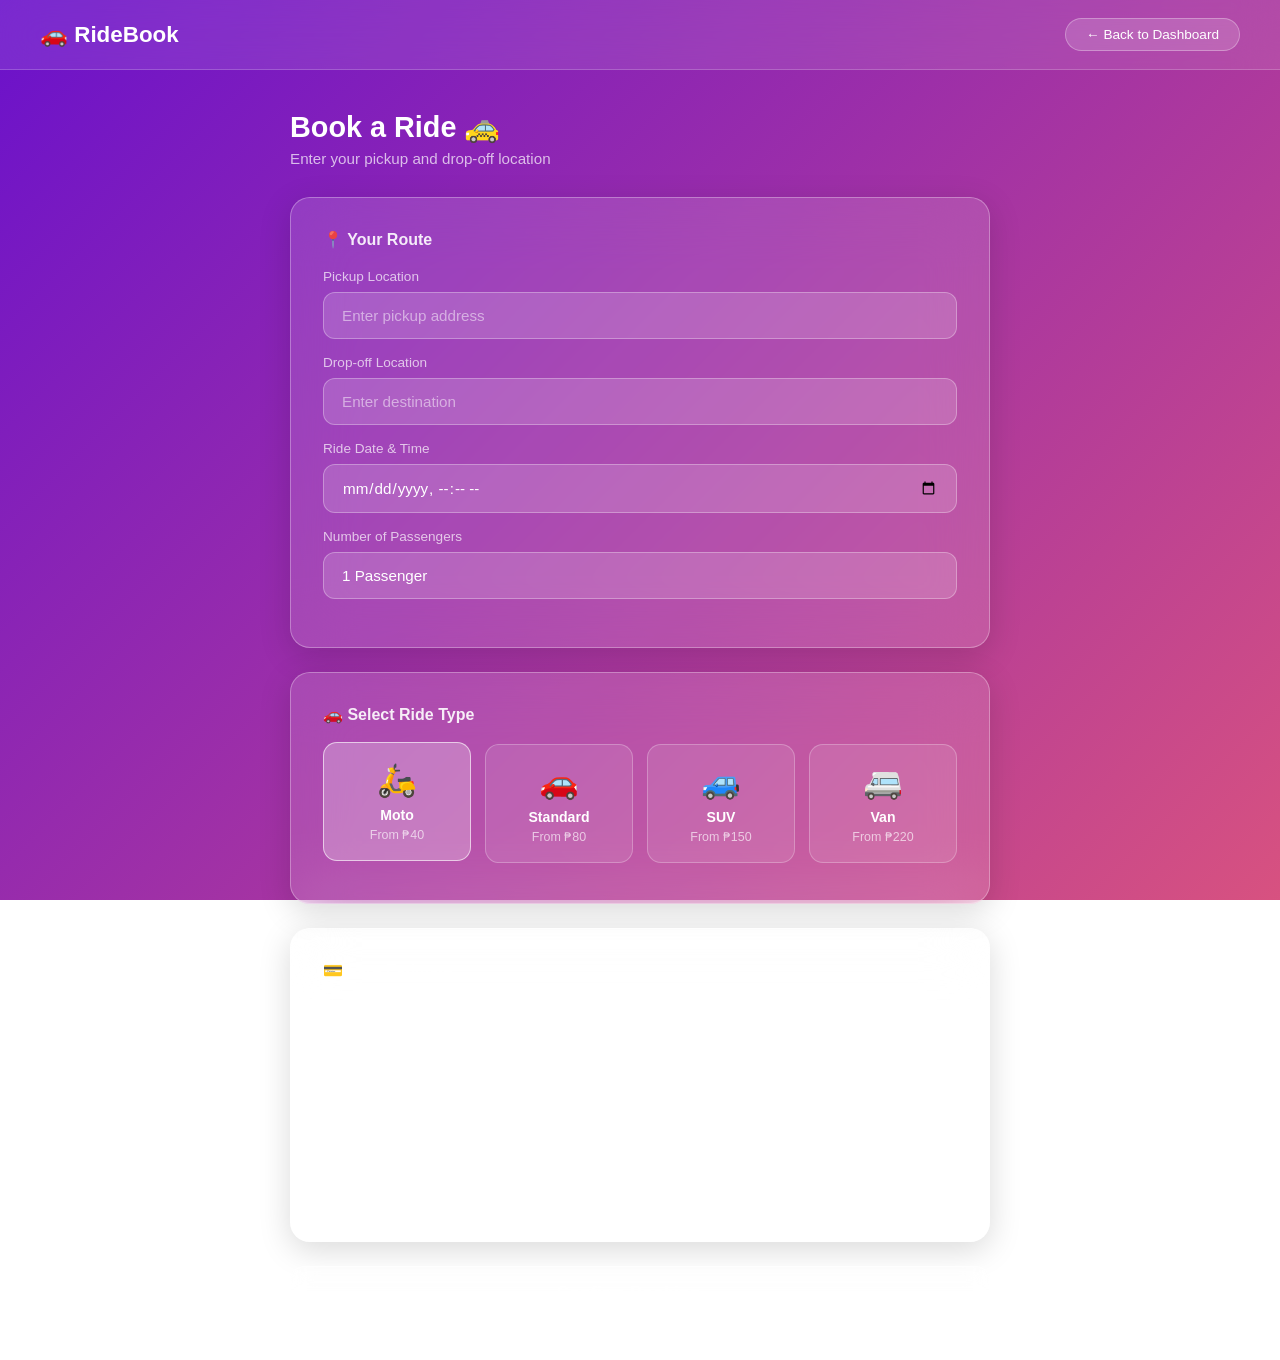
<file: passenger/book-ride.html>
<!DOCTYPE html>
<html lang="en">
<head>
  <meta charset="UTF-8" />
  <meta name="viewport" content="width=device-width, initial-scale=1.0"/>
  <title>RideBook - Book a Ride</title>
  <style>
    * {
      margin: 0;
      padding: 0;
      box-sizing: border-box;
      font-family: 'Segoe UI', sans-serif;
    }

    body {
      min-height: 100vh;
      color: #ffffff;
      overflow-x: hidden;
    }

    .background {
      position: fixed;
      width: 100%;
      height: 100%;
      background: linear-gradient(135deg, #6a11cb, #fc6767, #2575fc, #f7971e);
      background-size: 400% 400%;
      animation: gradientShift 8s ease infinite;
      z-index: -1;
    }

    @keyframes gradientShift {
      0%   { background-position: 0% 50%; }
      50%  { background-position: 100% 50%; }
      100% { background-position: 0% 50%; }
    }

    /* ── Navbar ── */
    nav {
      display: flex;
      justify-content: space-between;
      align-items: center;
      padding: 18px 40px;
      background: rgba(255, 255, 255, 0.1);
      backdrop-filter: blur(20px);
      -webkit-backdrop-filter: blur(20px);
      border-bottom: 1px solid rgba(255, 255, 255, 0.2);
    }

    .nav-logo {
      font-size: 1.4rem;
      font-weight: 700;
      color: #ffffff;
      text-decoration: none;
    }

    .nav-back {
      padding: 8px 20px;
      background: rgba(255, 255, 255, 0.15);
      border: 1px solid rgba(255, 255, 255, 0.3);
      border-radius: 50px;
      color: #ffffff;
      text-decoration: none;
      font-size: 0.85rem;
      transition: all 0.3s;
    }

    .nav-back:hover {
      background: rgba(255, 255, 255, 0.28);
    }

    /* ── Main ── */
    .main {
      padding: 40px;
      max-width: 780px;
      margin: 0 auto;
    }

    .page-title {
      font-size: 1.8rem;
      font-weight: 800;
      margin-bottom: 6px;
    }

    .page-subtitle {
      color: rgba(255, 255, 255, 0.7);
      font-size: 0.95rem;
      margin-bottom: 30px;
    }

    /* ── Glass Card ── */
    .glass-card {
      background: rgba(255, 255, 255, 0.13);
      backdrop-filter: blur(30px);
      -webkit-backdrop-filter: blur(30px);
      border: 1.5px solid rgba(255, 255, 255, 0.3);
      border-radius: 20px;
      padding: 32px;
      margin-bottom: 24px;
      box-shadow: 0 8px 32px rgba(0, 0, 0, 0.15);
    }

    .card-title {
      font-size: 1rem;
      font-weight: 700;
      margin-bottom: 20px;
      color: rgba(255, 255, 255, 0.9);
    }

    /* ── Input Fields ── */
    .input-group {
      margin-bottom: 16px;
    }

    .input-group label {
      display: block;
      font-size: 0.85rem;
      color: rgba(255, 255, 255, 0.7);
      margin-bottom: 8px;
    }

    .input-group input,
    .input-group select {
      width: 100%;
      padding: 14px 18px;
      background: rgba(255, 255, 255, 0.15);
      border: 1.5px solid rgba(255, 255, 255, 0.3);
      border-radius: 12px;
      color: #ffffff;
      font-size: 0.95rem;
      outline: none;
      transition: all 0.3s;
      appearance: none;
    }

    .input-group input::placeholder {
      color: rgba(255, 255, 255, 0.5);
    }

    .input-group input:focus,
    .input-group select:focus {
      border-color: rgba(255, 255, 255, 0.7);
      background: rgba(255, 255, 255, 0.22);
      box-shadow: 0 0 12px rgba(255, 255, 255, 0.15);
    }

    .input-group select option {
      background: #2575fc;
      color: #ffffff;
    }

    /* ── Ride Type Selector ── */
    .ride-types {
      display: grid;
      grid-template-columns: repeat(auto-fit, minmax(140px, 1fr));
      gap: 14px;
      margin-bottom: 8px;
    }

    .ride-type {
      background: rgba(255, 255, 255, 0.1);
      border: 1.5px solid rgba(255, 255, 255, 0.25);
      border-radius: 14px;
      padding: 18px 12px;
      text-align: center;
      cursor: pointer;
      transition: all 0.3s;
    }

    .ride-type:hover,
    .ride-type.active {
      background: rgba(255, 255, 255, 0.25);
      border-color: rgba(255, 255, 255, 0.6);
      transform: translateY(-2px);
    }

    .ride-type-icon {
      font-size: 2rem;
      margin-bottom: 8px;
    }

    .ride-type-name {
      font-size: 0.88rem;
      font-weight: 600;
      color: #ffffff;
    }

    .ride-type-price {
      font-size: 0.78rem;
      color: rgba(255, 255, 255, 0.65);
      margin-top: 4px;
    }

    /* ── Fare Estimate ── */
    .fare-box {
      display: flex;
      justify-content: space-between;
      align-items: center;
      padding: 16px 0;
      border-bottom: 1px solid rgba(255, 255, 255, 0.1);
      flex-wrap: wrap;
      gap: 8px;
    }

    .fare-box:last-child {
      border-bottom: none;
    }

    .fare-label {
      font-size: 0.9rem;
      color: rgba(255, 255, 255, 0.7);
    }

    .fare-value {
      font-size: 0.95rem;
      font-weight: 600;
      color: #ffffff;
    }

    .fare-total .fare-label {
      font-size: 1rem;
      font-weight: 700;
      color: #ffffff;
    }

    .fare-total .fare-value {
      font-size: 1.3rem;
      font-weight: 800;
    }

    /* ── Book Button ── */
    .btn-confirm {
      width: 100%;
      padding: 16px;
      background: rgba(255, 255, 255, 0.25);
      border: 1.5px solid rgba(255, 255, 255, 0.5);
      border-radius: 14px;
      color: #ffffff;
      font-size: 1.05rem;
      font-weight: 700;
      cursor: pointer;
      backdrop-filter: blur(10px);
      transition: all 0.3s;
      letter-spacing: 0.5px;
    }

    .btn-confirm:hover {
      background: rgba(255, 255, 255, 0.38);
      box-shadow: 0 0 24px rgba(255, 255, 255, 0.2);
      transform: translateY(-2px);
    }
  </style>
</head>
<body>

  <div class="background"></div>

  <!-- Navbar -->
  <nav>
    <a href="../index.html" class="nav-logo">🚗 RideBook</a>
    <a href="dashboard.html" class="nav-back">← Back to Dashboard</a>
  </nav>

  <!-- Main -->
  <div class="main">
    <h1 class="page-title">Book a Ride 🚕</h1>
    <p class="page-subtitle">Enter your pickup and drop-off location</p>

    <!-- Location Inputs -->
    <div class="glass-card">
      <p class="card-title">📍 Your Route</p>

      <div class="input-group">
        <label>Pickup Location</label>
        <input type="text" placeholder="Enter pickup address" />
      </div>

      <div class="input-group">
        <label>Drop-off Location</label>
        <input type="text" placeholder="Enter destination" />
      </div>

      <div class="input-group">
        <label>Ride Date & Time</label>
        <input type="datetime-local" />
      </div>

      <div class="input-group">
        <label>Number of Passengers</label>
        <select>
          <option>1 Passenger</option>
          <option>2 Passengers</option>
          <option>3 Passengers</option>
          <option>4 Passengers</option>
        </select>
      </div>
    </div>

    <!-- Ride Type -->
    <div class="glass-card">
      <p class="card-title">🚗 Select Ride Type</p>
      <div class="ride-types">
        <div class="ride-type active">
          <div class="ride-type-icon">🛵</div>
          <div class="ride-type-name">Moto</div>
          <div class="ride-type-price">From ₱40</div>
        </div>
        <div class="ride-type">
          <div class="ride-type-icon">🚗</div>
          <div class="ride-type-name">Standard</div>
          <div class="ride-type-price">From ₱80</div>
        </div>
        <div class="ride-type">
          <div class="ride-type-icon">🚙</div>
          <div class="ride-type-name">SUV</div>
          <div class="ride-type-price">From ₱150</div>
        </div>
        <div class="ride-type">
          <div class="ride-type-icon">🚐</div>
          <div class="ride-type-name">Van</div>
          <div class="ride-type-price">From ₱220</div>
        </div>
      </div>
    </div>

    <!-- Fare Estimate -->
    <div class="glass-card">
      <p class="card-title">💳 Fare Estimate</p>
      <div class="fare-box">
        <span class="fare-label">Base Fare</span>
        <span class="fare-value">₱40.00</span>
      </div>
      <div class="fare-box">
        <span class="fare-label">Distance (est. 5.2 km)</span>
        <span class="fare-value">₱52.00</span>
      </div>
      <div class="fare-box">
        <span class="fare-label">Service Fee</span>
        <span class="fare-value">₱10.00</span>
      </div>
      <div class="fare-box fare-total">
        <span class="fare-label">Total</span>
        <span class="fare-value">₱102.00</span>
      </div>
    </div>

    <!-- Confirm Button -->
    <button class="btn-confirm" onclick="window.location.href='track-ride.html'">
      Confirm Booking →
    </button>

  </div>

</body>
</html>
</file>
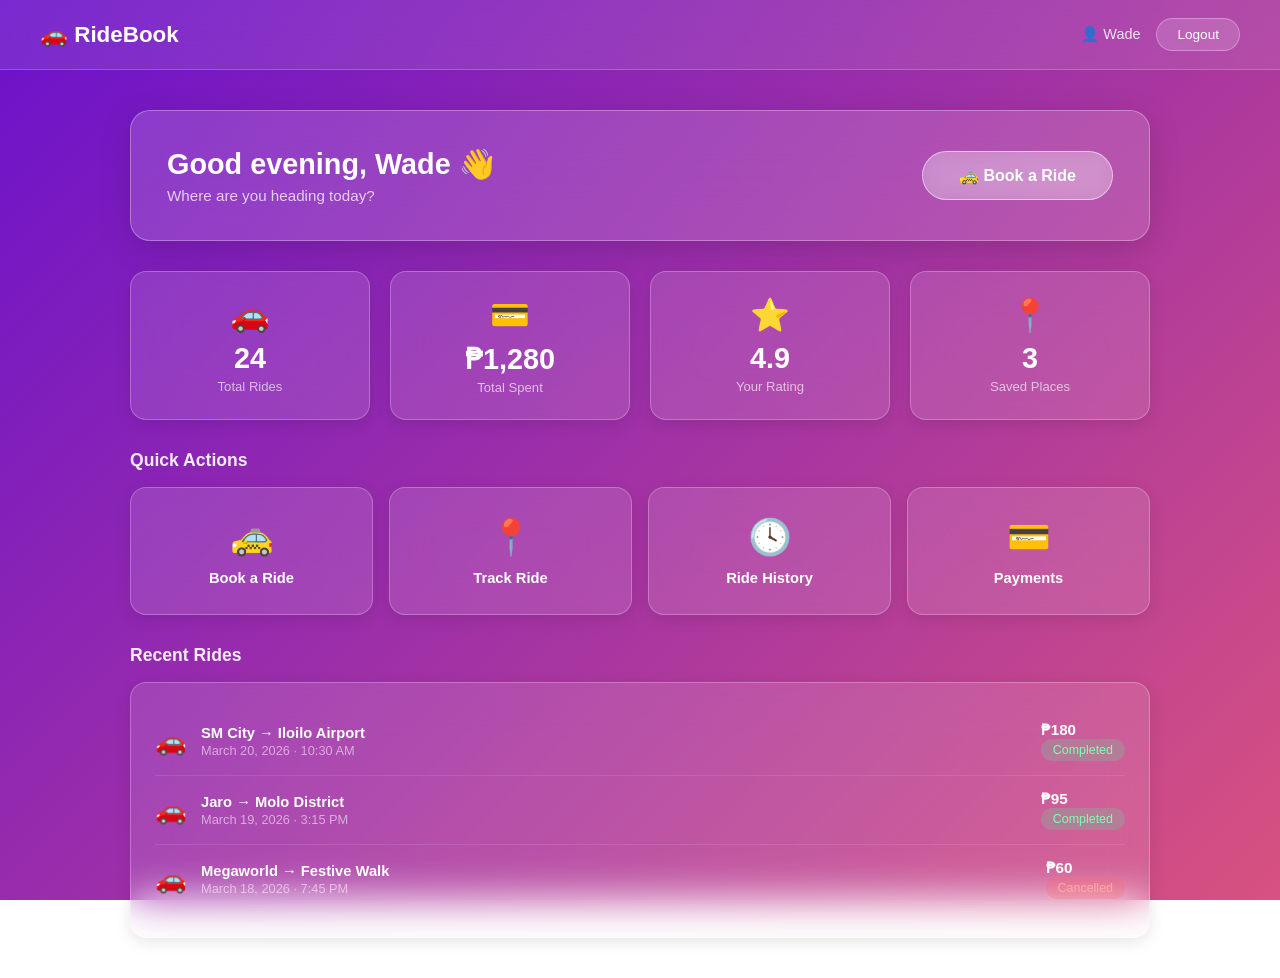
<file: passenger/dashboard.html>
<!DOCTYPE html>
<html lang="en">
<head>
  <meta charset="UTF-8" />
  <meta name="viewport" content="width=device-width, initial-scale=1.0"/>
  <title>RideBook - Dashboard</title>
  <style>
    * {
      margin: 0;
      padding: 0;
      box-sizing: border-box;
      font-family: 'Segoe UI', sans-serif;
    }

    body {
      min-height: 100vh;
      color: #ffffff;
      overflow-x: hidden;
    }

    /* ── Background ── */
    .background {
      position: fixed;
      width: 100%;
      height: 100%;
      background: linear-gradient(135deg, #6a11cb, #fc6767, #2575fc, #f7971e);
      background-size: 400% 400%;
      animation: gradientShift 8s ease infinite;
      z-index: -1;
    }

    @keyframes gradientShift {
      0%   { background-position: 0% 50%; }
      50%  { background-position: 100% 50%; }
      100% { background-position: 0% 50%; }
    }

    /* ── Navbar ── */
    nav {
      display: flex;
      justify-content: space-between;
      align-items: center;
      padding: 18px 40px;
      background: rgba(255, 255, 255, 0.1);
      backdrop-filter: blur(20px);
      -webkit-backdrop-filter: blur(20px);
      border-bottom: 1px solid rgba(255, 255, 255, 0.2);
    }

    .nav-logo {
      font-size: 1.4rem;
      font-weight: 700;
      color: #ffffff;
      text-decoration: none;
    }

    .nav-right {
      display: flex;
      align-items: center;
      gap: 16px;
    }

    .nav-user {
      font-size: 0.9rem;
      color: rgba(255, 255, 255, 0.85);
    }

    .nav-logout {
      padding: 8px 20px;
      background: rgba(255, 255, 255, 0.15);
      border: 1px solid rgba(255, 255, 255, 0.3);
      border-radius: 50px;
      color: #ffffff;
      text-decoration: none;
      font-size: 0.85rem;
      transition: all 0.3s;
    }

    .nav-logout:hover {
      background: rgba(255, 255, 255, 0.28);
    }

    /* ── Main Layout ── */
    .main {
      padding: 40px;
      max-width: 1100px;
      margin: 0 auto;
    }

    /* ── Welcome Banner ── */
    .welcome-card {
      background: rgba(255, 255, 255, 0.15);
      backdrop-filter: blur(30px);
      -webkit-backdrop-filter: blur(30px);
      border: 1.5px solid rgba(255, 255, 255, 0.3);
      border-radius: 20px;
      padding: 36px;
      margin-bottom: 30px;
      display: flex;
      justify-content: space-between;
      align-items: center;
      flex-wrap: wrap;
      gap: 20px;
      box-shadow: 0 8px 32px rgba(0, 0, 0, 0.15);
    }

    .welcome-card h2 {
      font-size: 1.8rem;
      font-weight: 700;
      margin-bottom: 6px;
    }

    .welcome-card p {
      color: rgba(255, 255, 255, 0.75);
      font-size: 0.95rem;
    }

    .btn-book {
      padding: 14px 36px;
      background: rgba(255, 255, 255, 0.25);
      border: 1.5px solid rgba(255, 255, 255, 0.5);
      border-radius: 50px;
      color: #ffffff;
      text-decoration: none;
      font-weight: 700;
      font-size: 1rem;
      backdrop-filter: blur(10px);
      transition: all 0.3s;
      white-space: nowrap;
    }

    .btn-book:hover {
      background: rgba(255, 255, 255, 0.38);
      transform: translateY(-2px);
      box-shadow: 0 0 20px rgba(255, 255, 255, 0.2);
    }

    /* ── Stats Row ── */
    .stats-row {
      display: flex;
      gap: 20px;
      margin-bottom: 30px;
      flex-wrap: wrap;
    }

    .stat-card {
      flex: 1;
      min-width: 160px;
      background: rgba(255, 255, 255, 0.12);
      backdrop-filter: blur(20px);
      -webkit-backdrop-filter: blur(20px);
      border: 1.5px solid rgba(255, 255, 255, 0.25);
      border-radius: 16px;
      padding: 24px;
      text-align: center;
      box-shadow: 0 4px 16px rgba(0, 0, 0, 0.1);
    }

    .stat-icon {
      font-size: 2rem;
      margin-bottom: 8px;
    }

    .stat-value {
      font-size: 1.8rem;
      font-weight: 800;
      color: #ffffff;
    }

    .stat-label {
      font-size: 0.82rem;
      color: rgba(255, 255, 255, 0.65);
      margin-top: 4px;
    }

    /* ── Quick Actions ── */
    .section-title {
      font-size: 1.1rem;
      font-weight: 700;
      color: rgba(255, 255, 255, 0.9);
      margin-bottom: 16px;
    }

    .actions-grid {
      display: grid;
      grid-template-columns: repeat(auto-fit, minmax(180px, 1fr));
      gap: 16px;
      margin-bottom: 30px;
    }

    .action-card {
      background: rgba(255, 255, 255, 0.12);
      backdrop-filter: blur(20px);
      -webkit-backdrop-filter: blur(20px);
      border: 1.5px solid rgba(255, 255, 255, 0.25);
      border-radius: 16px;
      padding: 28px 20px;
      text-align: center;
      text-decoration: none;
      color: #ffffff;
      transition: all 0.3s;
      box-shadow: 0 4px 16px rgba(0, 0, 0, 0.1);
    }

    .action-card:hover {
      background: rgba(255, 255, 255, 0.22);
      transform: translateY(-4px);
      box-shadow: 0 8px 24px rgba(0, 0, 0, 0.15);
    }

    .action-icon {
      font-size: 2.2rem;
      margin-bottom: 12px;
    }

    .action-card span {
      display: block;
      font-size: 0.92rem;
      font-weight: 600;
    }

    /* ── Recent Rides ── */
    .recent-card {
      background: rgba(255, 255, 255, 0.12);
      backdrop-filter: blur(20px);
      -webkit-backdrop-filter: blur(20px);
      border: 1.5px solid rgba(255, 255, 255, 0.25);
      border-radius: 16px;
      padding: 24px;
      box-shadow: 0 4px 16px rgba(0, 0, 0, 0.1);
    }

    .ride-item {
      display: flex;
      justify-content: space-between;
      align-items: center;
      padding: 14px 0;
      border-bottom: 1px solid rgba(255, 255, 255, 0.1);
      flex-wrap: wrap;
      gap: 10px;
    }

    .ride-item:last-child {
      border-bottom: none;
    }

    .ride-info {
      display: flex;
      align-items: center;
      gap: 14px;
    }

    .ride-icon {
      font-size: 1.6rem;
    }

    .ride-route {
      font-size: 0.92rem;
      font-weight: 600;
      color: #ffffff;
    }

    .ride-date {
      font-size: 0.8rem;
      color: rgba(255, 255, 255, 0.55);
      margin-top: 2px;
    }

    .ride-fare {
      font-size: 0.95rem;
      font-weight: 700;
      color: #ffffff;
    }

    .ride-status {
      font-size: 0.78rem;
      padding: 4px 12px;
      border-radius: 50px;
      background: rgba(255, 255, 255, 0.15);
      color: rgba(255, 255, 255, 0.85);
    }

    .status-completed { background: rgba(100, 220, 150, 0.25); color: #7fffb2; }
    .status-cancelled { background: rgba(255, 100, 100, 0.25); color: #ffaaaa; }
  </style>
</head>
<body>

  <div class="background"></div>

  <!-- Navbar -->
  <nav>
    <a href="../index.html" class="nav-logo">🚗 RideBook</a>
    <div class="nav-right">
      <span class="nav-user">👤 Wade</span>
      <a href="../login.html" class="nav-logout">Logout</a>
    </div>
  </nav>

  <!-- Main Content -->
  <div class="main">

    <!-- Welcome Banner -->
    <div class="welcome-card">
      <div>
        <h2>Good evening, Wade 👋</h2>
        <p>Where are you heading today?</p>
      </div>
      <a href="book-ride.html" class="btn-book">🚕 Book a Ride</a>
    </div>

    <!-- Stats -->
    <div class="stats-row">
      <div class="stat-card">
        <div class="stat-icon">🚗</div>
        <div class="stat-value">24</div>
        <div class="stat-label">Total Rides</div>
      </div>
      <div class="stat-card">
        <div class="stat-icon">💳</div>
        <div class="stat-value">₱1,280</div>
        <div class="stat-label">Total Spent</div>
      </div>
      <div class="stat-card">
        <div class="stat-icon">⭐</div>
        <div class="stat-value">4.9</div>
        <div class="stat-label">Your Rating</div>
      </div>
      <div class="stat-card">
        <div class="stat-icon">📍</div>
        <div class="stat-value">3</div>
        <div class="stat-label">Saved Places</div>
      </div>
    </div>

    <!-- Quick Actions -->
    <p class="section-title">Quick Actions</p>
    <div class="actions-grid">
      <a href="book-ride.html" class="action-card">
        <div class="action-icon">🚕</div>
        <span>Book a Ride</span>
      </a>
      <a href="track-ride.html" class="action-card">
        <div class="action-icon">📍</div>
        <span>Track Ride</span>
      </a>
      <a href="ride-history.html" class="action-card">
        <div class="action-icon">🕓</div>
        <span>Ride History</span>
      </a>
      <a href="payment.html" class="action-card">
        <div class="action-icon">💳</div>
        <span>Payments</span>
      </a>
    </div>

    <!-- Recent Rides -->
    <p class="section-title">Recent Rides</p>
    <div class="recent-card">
      <div class="ride-item">
        <div class="ride-info">
          <div class="ride-icon">🚗</div>
          <div>
            <div class="ride-route">SM City → Iloilo Airport</div>
            <div class="ride-date">March 20, 2026 · 10:30 AM</div>
          </div>
        </div>
        <div>
          <div class="ride-fare">₱180</div>
          <div class="ride-status status-completed">Completed</div>
        </div>
      </div>
      <div class="ride-item">
        <div class="ride-info">
          <div class="ride-icon">🚗</div>
          <div>
            <div class="ride-route">Jaro → Molo District</div>
            <div class="ride-date">March 19, 2026 · 3:15 PM</div>
          </div>
        </div>
        <div>
          <div class="ride-fare">₱95</div>
          <div class="ride-status status-completed">Completed</div>
        </div>
      </div>
      <div class="ride-item">
        <div class="ride-info">
          <div class="ride-icon">🚗</div>
          <div>
            <div class="ride-route">Megaworld → Festive Walk</div>
            <div class="ride-date">March 18, 2026 · 7:45 PM</div>
          </div>
        </div>
        <div>
          <div class="ride-fare">₱60</div>
          <div class="ride-status status-cancelled">Cancelled</div>
        </div>
      </div>
    </div>

  </div>

</body>
</html>
</file>
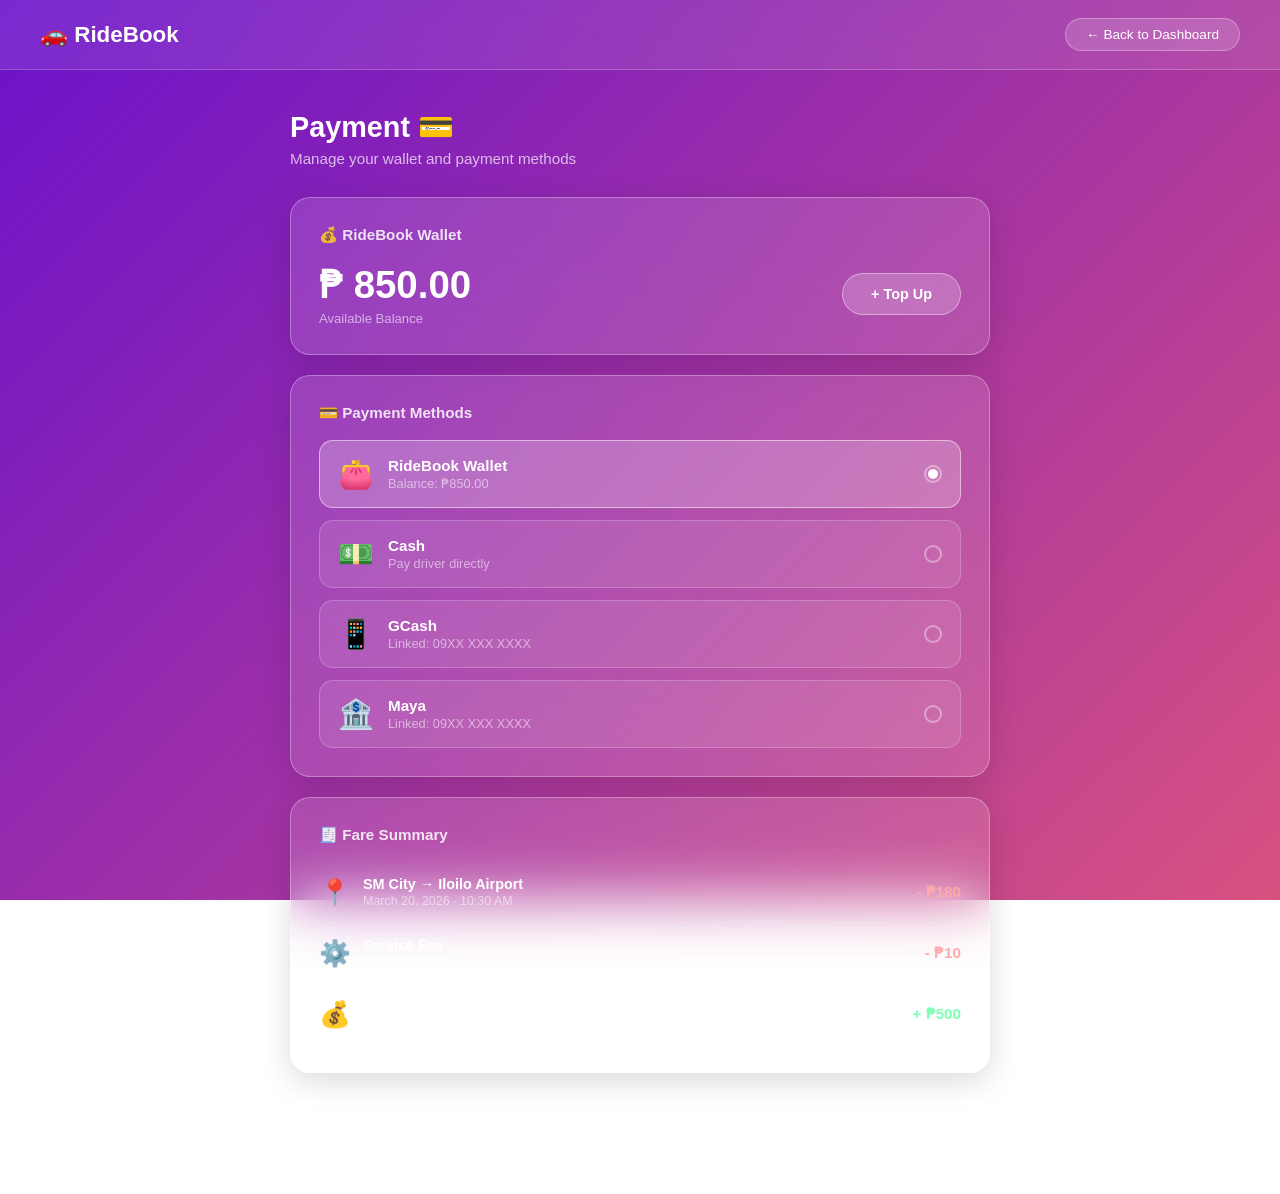
<file: passenger/payment.html>
<!DOCTYPE html>
<html lang="en">
<head>
  <meta charset="UTF-8" />
  <meta name="viewport" content="width=device-width, initial-scale=1.0"/>
  <title>RideBook - Payment</title>
  <style>
    * {
      margin: 0;
      padding: 0;
      box-sizing: border-box;
      font-family: 'Segoe UI', sans-serif;
    }

    body {
      min-height: 100vh;
      color: #ffffff;
      overflow-x: hidden;
    }

    .background {
      position: fixed;
      width: 100%;
      height: 100%;
      background: linear-gradient(135deg, #6a11cb, #fc6767, #2575fc, #f7971e);
      background-size: 400% 400%;
      animation: gradientShift 8s ease infinite;
      z-index: -1;
    }

    @keyframes gradientShift {
      0%   { background-position: 0% 50%; }
      50%  { background-position: 100% 50%; }
      100% { background-position: 0% 50%; }
    }

    /* ── Navbar ── */
    nav {
      display: flex;
      justify-content: space-between;
      align-items: center;
      padding: 18px 40px;
      background: rgba(255, 255, 255, 0.1);
      backdrop-filter: blur(20px);
      -webkit-backdrop-filter: blur(20px);
      border-bottom: 1px solid rgba(255, 255, 255, 0.2);
    }

    .nav-logo {
      font-size: 1.4rem;
      font-weight: 700;
      color: #ffffff;
      text-decoration: none;
    }

    .nav-back {
      padding: 8px 20px;
      background: rgba(255, 255, 255, 0.15);
      border: 1px solid rgba(255, 255, 255, 0.3);
      border-radius: 50px;
      color: #ffffff;
      text-decoration: none;
      font-size: 0.85rem;
      transition: all 0.3s;
    }

    .nav-back:hover { background: rgba(255, 255, 255, 0.28); }

    /* ── Main ── */
    .main {
      padding: 40px;
      max-width: 780px;
      margin: 0 auto;
    }

    .page-title {
      font-size: 1.8rem;
      font-weight: 800;
      margin-bottom: 6px;
    }

    .page-subtitle {
      color: rgba(255, 255, 255, 0.7);
      font-size: 0.95rem;
      margin-bottom: 30px;
    }

    /* ── Glass Card ── */
    .glass-card {
      background: rgba(255, 255, 255, 0.13);
      backdrop-filter: blur(30px);
      -webkit-backdrop-filter: blur(30px);
      border: 1.5px solid rgba(255, 255, 255, 0.3);
      border-radius: 20px;
      padding: 28px;
      margin-bottom: 20px;
      box-shadow: 0 8px 32px rgba(0, 0, 0, 0.15);
    }

    .card-title {
      font-size: 0.95rem;
      font-weight: 700;
      color: rgba(255, 255, 255, 0.85);
      margin-bottom: 18px;
    }

    /* ── Wallet Balance ── */
    .wallet-box {
      display: flex;
      justify-content: space-between;
      align-items: center;
      flex-wrap: wrap;
      gap: 16px;
    }

    .wallet-balance {
      font-size: 2.4rem;
      font-weight: 800;
      color: #ffffff;
    }

    .wallet-label {
      font-size: 0.82rem;
      color: rgba(255, 255, 255, 0.6);
      margin-top: 4px;
    }

    .btn-topup {
      padding: 12px 28px;
      background: rgba(255, 255, 255, 0.2);
      border: 1.5px solid rgba(255, 255, 255, 0.4);
      border-radius: 50px;
      color: #ffffff;
      font-size: 0.9rem;
      font-weight: 600;
      cursor: pointer;
      transition: all 0.3s;
    }

    .btn-topup:hover {
      background: rgba(255, 255, 255, 0.32);
      transform: translateY(-2px);
    }

    /* ── Payment Methods ── */
    .payment-methods {
      display: flex;
      flex-direction: column;
      gap: 12px;
    }

    .method-item {
      display: flex;
      align-items: center;
      justify-content: space-between;
      padding: 16px 18px;
      background: rgba(255, 255, 255, 0.1);
      border: 1.5px solid rgba(255, 255, 255, 0.2);
      border-radius: 14px;
      cursor: pointer;
      transition: all 0.3s;
    }

    .method-item:hover,
    .method-item.active {
      background: rgba(255, 255, 255, 0.22);
      border-color: rgba(255, 255, 255, 0.5);
    }

    .method-left {
      display: flex;
      align-items: center;
      gap: 14px;
    }

    .method-icon { font-size: 1.8rem; }

    .method-name {
      font-size: 0.95rem;
      font-weight: 600;
      color: #ffffff;
    }

    .method-detail {
      font-size: 0.8rem;
      color: rgba(255, 255, 255, 0.55);
      margin-top: 2px;
    }

    .method-radio {
      width: 18px;
      height: 18px;
      border-radius: 50%;
      border: 2px solid rgba(255, 255, 255, 0.4);
      display: flex;
      align-items: center;
      justify-content: center;
    }

    .method-radio.selected::after {
      content: '';
      width: 10px;
      height: 10px;
      background: #ffffff;
      border-radius: 50%;
    }

    /* ── Transaction History ── */
    .transaction-item {
      display: flex;
      justify-content: space-between;
      align-items: center;
      padding: 14px 0;
      border-bottom: 1px solid rgba(255, 255, 255, 0.1);
      flex-wrap: wrap;
      gap: 10px;
    }

    .transaction-item:last-child { border-bottom: none; }

    .transaction-left {
      display: flex;
      align-items: center;
      gap: 12px;
    }

    .transaction-icon { font-size: 1.6rem; }

    .transaction-name {
      font-size: 0.9rem;
      font-weight: 600;
      color: #ffffff;
    }

    .transaction-date {
      font-size: 0.78rem;
      color: rgba(255, 255, 255, 0.55);
      margin-top: 2px;
    }

    .transaction-amount {
      font-size: 0.95rem;
      font-weight: 700;
    }

    .amount-debit { color: #ffaaaa; }
    .amount-credit { color: #7fffb2; }

    /* ── Pay Button ── */
    .btn-pay {
      width: 100%;
      padding: 16px;
      background: rgba(255, 255, 255, 0.25);
      border: 1.5px solid rgba(255, 255, 255, 0.5);
      border-radius: 14px;
      color: #ffffff;
      font-size: 1.05rem;
      font-weight: 700;
      cursor: pointer;
      backdrop-filter: blur(10px);
      transition: all 0.3s;
      letter-spacing: 0.5px;
      margin-top: 6px;
    }

    .btn-pay:hover {
      background: rgba(255, 255, 255, 0.38);
      box-shadow: 0 0 24px rgba(255, 255, 255, 0.2);
      transform: translateY(-2px);
    }
  </style>
</head>
<body>

  <div class="background"></div>

  <!-- Navbar -->
  <nav>
    <a href="../index.html" class="nav-logo">🚗 RideBook</a>
    <a href="dashboard.html" class="nav-back">← Back to Dashboard</a>
  </nav>

  <!-- Main -->
  <div class="main">
    <h1 class="page-title">Payment 💳</h1>
    <p class="page-subtitle">Manage your wallet and payment methods</p>

    <!-- Wallet Balance -->
    <div class="glass-card">
      <div class="card-title">💰 RideBook Wallet</div>
      <div class="wallet-box">
        <div>
          <div class="wallet-balance">₱ 850.00</div>
          <div class="wallet-label">Available Balance</div>
        </div>
        <button class="btn-topup">+ Top Up</button>
      </div>
    </div>

    <!-- Payment Methods -->
    <div class="glass-card">
      <div class="card-title">💳 Payment Methods</div>
      <div class="payment-methods">

        <div class="method-item active">
          <div class="method-left">
            <div class="method-icon">👛</div>
            <div>
              <div class="method-name">RideBook Wallet</div>
              <div class="method-detail">Balance: ₱850.00</div>
            </div>
          </div>
          <div class="method-radio selected"></div>
        </div>

        <div class="method-item">
          <div class="method-left">
            <div class="method-icon">💵</div>
            <div>
              <div class="method-name">Cash</div>
              <div class="method-detail">Pay driver directly</div>
            </div>
          </div>
          <div class="method-radio"></div>
        </div>

        <div class="method-item">
          <div class="method-left">
            <div class="method-icon">📱</div>
            <div>
              <div class="method-name">GCash</div>
              <div class="method-detail">Linked: 09XX XXX XXXX</div>
            </div>
          </div>
          <div class="method-radio"></div>
        </div>

        <div class="method-item">
          <div class="method-left">
            <div class="method-icon">🏦</div>
            <div>
              <div class="method-name">Maya</div>
              <div class="method-detail">Linked: 09XX XXX XXXX</div>
            </div>
          </div>
          <div class="method-radio"></div>
        </div>

      </div>
    </div>

    <!-- Fare Summary -->
    <div class="glass-card">
      <div class="card-title">🧾 Fare Summary</div>
      <div class="transaction-item">
        <div class="transaction-left">
          <div class="transaction-icon">📍</div>
          <div>
            <div class="transaction-name">SM City → Iloilo Airport</div>
            <div class="transaction-date">March 20, 2026 · 10:30 AM</div>
          </div>
        </div>
        <div class="transaction-amount amount-debit">- ₱180</div>
      </div>
      <div class="transaction-item">
        <div class="transaction-left">
          <div class="transaction-icon">⚙️</div>
          <div>
            <div class="transaction-name">Service Fee</div>
            <div class="transaction-date">March 20, 2026</div>
          </div>
        </div>
        <div class="transaction-amount amount-debit">- ₱10</div>
      </div>
      <div class="transaction-item">
        <div class="transaction-left">
          <div class="transaction-icon">💰</div>
          <div>
            <div class="transaction-name">Wallet Top Up</div>
            <div class="transaction-date">March 19, 2026</div>
          </div>
        </div>
        <div class="transaction-amount amount-credit">+ ₱500</div>
      </div>
    </div>

    <!-- Pay Button -->
    <button class="btn-pay"
      onclick="alert('Payment of ₱102.00 confirmed! ✅')">
      Pay ₱102.00 →
    </button>

  </div>

</body>
</html>
</file>
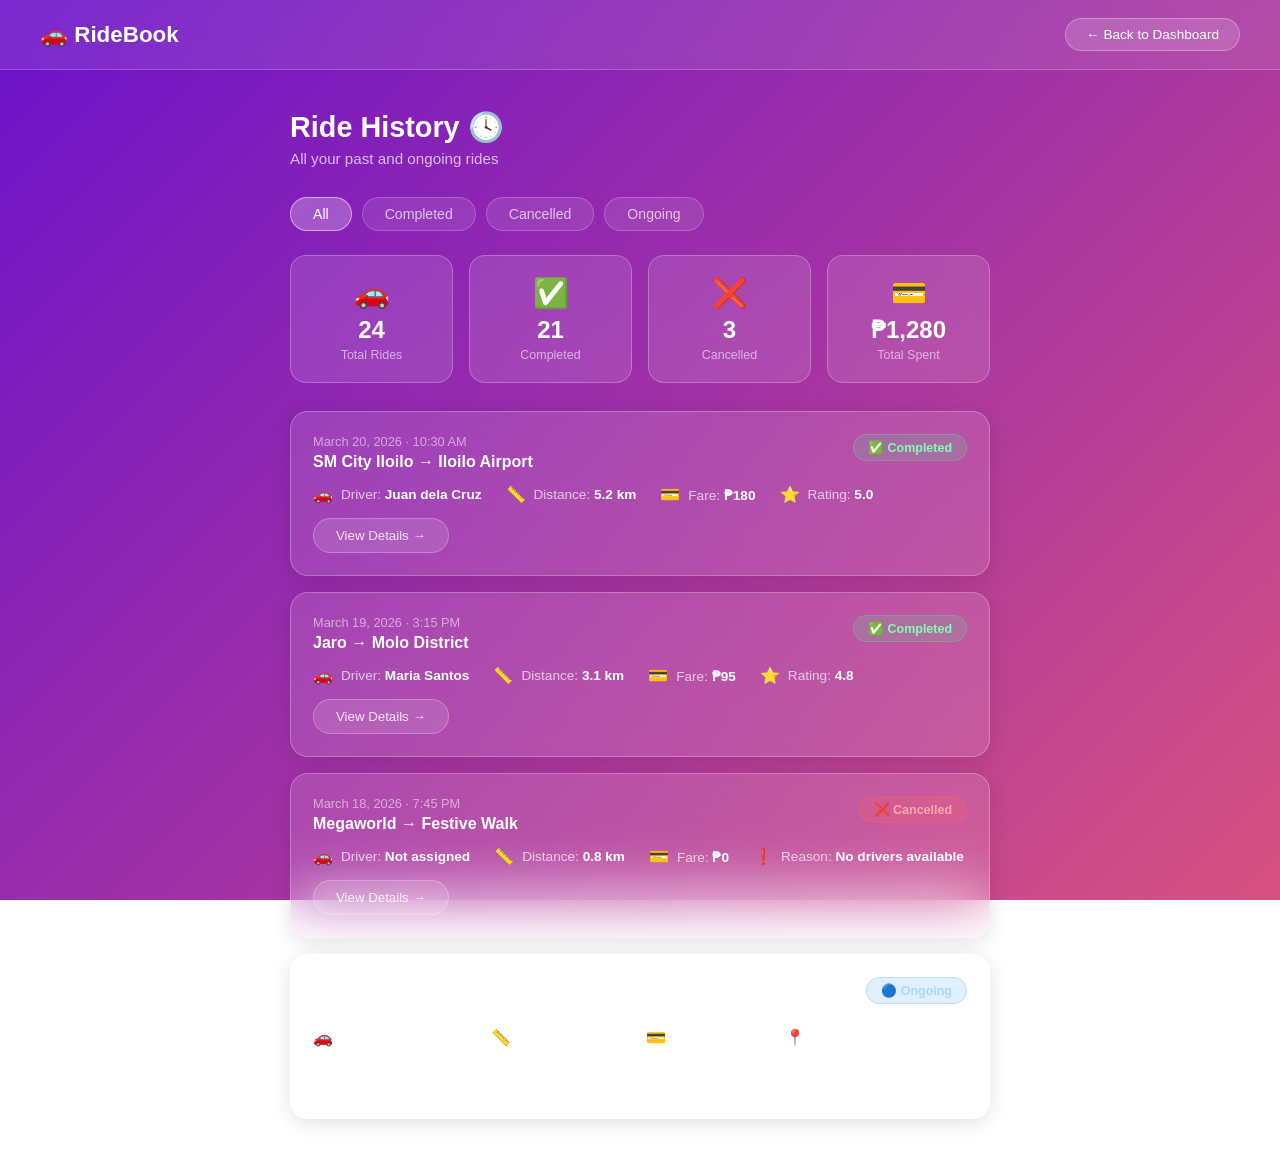
<file: passenger/ride-history.html>
<!DOCTYPE html>
<html lang="en">
<head>
  <meta charset="UTF-8" />
  <meta name="viewport" content="width=device-width, initial-scale=1.0"/>
  <title>RideBook - Ride History</title>
  <style>
    * {
      margin: 0;
      padding: 0;
      box-sizing: border-box;
      font-family: 'Segoe UI', sans-serif;
    }

    body {
      min-height: 100vh;
      color: #ffffff;
      overflow-x: hidden;
    }

    .background {
      position: fixed;
      width: 100%;
      height: 100%;
      background: linear-gradient(135deg, #6a11cb, #fc6767, #2575fc, #f7971e);
      background-size: 400% 400%;
      animation: gradientShift 8s ease infinite;
      z-index: -1;
    }

    @keyframes gradientShift {
      0%   { background-position: 0% 50%; }
      50%  { background-position: 100% 50%; }
      100% { background-position: 0% 50%; }
    }

    /* ── Navbar ── */
    nav {
      display: flex;
      justify-content: space-between;
      align-items: center;
      padding: 18px 40px;
      background: rgba(255, 255, 255, 0.1);
      backdrop-filter: blur(20px);
      -webkit-backdrop-filter: blur(20px);
      border-bottom: 1px solid rgba(255, 255, 255, 0.2);
    }

    .nav-logo {
      font-size: 1.4rem;
      font-weight: 700;
      color: #ffffff;
      text-decoration: none;
    }

    .nav-back {
      padding: 8px 20px;
      background: rgba(255, 255, 255, 0.15);
      border: 1px solid rgba(255, 255, 255, 0.3);
      border-radius: 50px;
      color: #ffffff;
      text-decoration: none;
      font-size: 0.85rem;
      transition: all 0.3s;
    }

    .nav-back:hover {
      background: rgba(255, 255, 255, 0.28);
    }

    /* ── Main ── */
    .main {
      padding: 40px;
      max-width: 780px;
      margin: 0 auto;
    }

    .page-title {
      font-size: 1.8rem;
      font-weight: 800;
      margin-bottom: 6px;
    }

    .page-subtitle {
      color: rgba(255, 255, 255, 0.7);
      font-size: 0.95rem;
      margin-bottom: 30px;
    }

    /* ── Filter Tabs ── */
    .filter-tabs {
      display: flex;
      gap: 10px;
      margin-bottom: 24px;
      flex-wrap: wrap;
    }

    .tab {
      padding: 8px 22px;
      background: rgba(255, 255, 255, 0.1);
      border: 1.5px solid rgba(255, 255, 255, 0.2);
      border-radius: 50px;
      color: rgba(255, 255, 255, 0.7);
      font-size: 0.88rem;
      cursor: pointer;
      transition: all 0.3s;
    }

    .tab:hover,
    .tab.active {
      background: rgba(255, 255, 255, 0.25);
      border-color: rgba(255, 255, 255, 0.5);
      color: #ffffff;
    }

    /* ── Summary Stats ── */
    .stats-row {
      display: flex;
      gap: 16px;
      margin-bottom: 28px;
      flex-wrap: wrap;
    }

    .stat-card {
      flex: 1;
      min-width: 130px;
      background: rgba(255, 255, 255, 0.12);
      backdrop-filter: blur(20px);
      -webkit-backdrop-filter: blur(20px);
      border: 1.5px solid rgba(255, 255, 255, 0.25);
      border-radius: 16px;
      padding: 20px;
      text-align: center;
    }

    .stat-icon { font-size: 1.8rem; margin-bottom: 6px; }
    .stat-value { font-size: 1.5rem; font-weight: 800; }
    .stat-label { font-size: 0.78rem; color: rgba(255,255,255,0.6); margin-top: 4px; }

    /* ── Ride Cards ── */
    .ride-card {
      background: rgba(255, 255, 255, 0.12);
      backdrop-filter: blur(30px);
      -webkit-backdrop-filter: blur(30px);
      border: 1.5px solid rgba(255, 255, 255, 0.25);
      border-radius: 18px;
      padding: 22px;
      margin-bottom: 16px;
      box-shadow: 0 4px 20px rgba(0, 0, 0, 0.12);
      transition: transform 0.3s;
    }

    .ride-card:hover {
      transform: translateY(-3px);
    }

    .ride-header {
      display: flex;
      justify-content: space-between;
      align-items: flex-start;
      margin-bottom: 14px;
      flex-wrap: wrap;
      gap: 10px;
    }

    .ride-date {
      font-size: 0.8rem;
      color: rgba(255, 255, 255, 0.55);
      margin-bottom: 4px;
    }

    .ride-route {
      font-size: 1rem;
      font-weight: 700;
      color: #ffffff;
    }

    .ride-status {
      font-size: 0.78rem;
      padding: 5px 14px;
      border-radius: 50px;
      font-weight: 600;
    }

    .status-completed {
      background: rgba(100, 220, 150, 0.2);
      color: #7fffb2;
      border: 1px solid rgba(100, 220, 150, 0.3);
    }

    .status-cancelled {
      background: rgba(255, 100, 100, 0.2);
      color: #ffaaaa;
      border: 1px solid rgba(255, 100, 100, 0.3);
    }

    .status-ongoing {
      background: rgba(100, 180, 255, 0.2);
      color: #aad4ff;
      border: 1px solid rgba(100, 180, 255, 0.3);
    }

    .ride-details {
      display: flex;
      gap: 24px;
      flex-wrap: wrap;
    }

    .ride-detail-item {
      display: flex;
      align-items: center;
      gap: 8px;
    }

    .detail-icon { font-size: 1rem; }

    .detail-text {
      font-size: 0.85rem;
      color: rgba(255, 255, 255, 0.7);
    }

    .detail-text strong {
      color: #ffffff;
      font-weight: 600;
    }

    /* ── View Button ── */
    .btn-view {
      margin-top: 14px;
      padding: 9px 22px;
      background: rgba(255, 255, 255, 0.12);
      border: 1px solid rgba(255, 255, 255, 0.25);
      border-radius: 50px;
      color: rgba(255, 255, 255, 0.85);
      font-size: 0.83rem;
      cursor: pointer;
      transition: all 0.3s;
    }

    .btn-view:hover {
      background: rgba(255, 255, 255, 0.22);
      color: #ffffff;
    }
  </style>
</head>
<body>

  <div class="background"></div>

  <!-- Navbar -->
  <nav>
    <a href="../index.html" class="nav-logo">🚗 RideBook</a>
    <a href="dashboard.html" class="nav-back">← Back to Dashboard</a>
  </nav>

  <!-- Main -->
  <div class="main">
    <h1 class="page-title">Ride History 🕓</h1>
    <p class="page-subtitle">All your past and ongoing rides</p>

    <!-- Filter Tabs -->
    <div class="filter-tabs">
      <div class="tab active">All</div>
      <div class="tab">Completed</div>
      <div class="tab">Cancelled</div>
      <div class="tab">Ongoing</div>
    </div>

    <!-- Stats -->
    <div class="stats-row">
      <div class="stat-card">
        <div class="stat-icon">🚗</div>
        <div class="stat-value">24</div>
        <div class="stat-label">Total Rides</div>
      </div>
      <div class="stat-card">
        <div class="stat-icon">✅</div>
        <div class="stat-value">21</div>
        <div class="stat-label">Completed</div>
      </div>
      <div class="stat-card">
        <div class="stat-icon">❌</div>
        <div class="stat-value">3</div>
        <div class="stat-label">Cancelled</div>
      </div>
      <div class="stat-card">
        <div class="stat-icon">💳</div>
        <div class="stat-value">₱1,280</div>
        <div class="stat-label">Total Spent</div>
      </div>
    </div>

    <!-- Ride Cards -->
    <div class="ride-card">
      <div class="ride-header">
        <div>
          <div class="ride-date">March 20, 2026 · 10:30 AM</div>
          <div class="ride-route">SM City Iloilo → Iloilo Airport</div>
        </div>
        <span class="ride-status status-completed">✅ Completed</span>
      </div>
      <div class="ride-details">
        <div class="ride-detail-item">
          <span class="detail-icon">🚗</span>
          <span class="detail-text">Driver: <strong>Juan dela Cruz</strong></span>
        </div>
        <div class="ride-detail-item">
          <span class="detail-icon">📏</span>
          <span class="detail-text">Distance: <strong>5.2 km</strong></span>
        </div>
        <div class="ride-detail-item">
          <span class="detail-icon">💳</span>
          <span class="detail-text">Fare: <strong>₱180</strong></span>
        </div>
        <div class="ride-detail-item">
          <span class="detail-icon">⭐</span>
          <span class="detail-text">Rating: <strong>5.0</strong></span>
        </div>
      </div>
      <button class="btn-view">View Details →</button>
    </div>

    <div class="ride-card">
      <div class="ride-header">
        <div>
          <div class="ride-date">March 19, 2026 · 3:15 PM</div>
          <div class="ride-route">Jaro → Molo District</div>
        </div>
        <span class="ride-status status-completed">✅ Completed</span>
      </div>
      <div class="ride-details">
        <div class="ride-detail-item">
          <span class="detail-icon">🚗</span>
          <span class="detail-text">Driver: <strong>Maria Santos</strong></span>
        </div>
        <div class="ride-detail-item">
          <span class="detail-icon">📏</span>
          <span class="detail-text">Distance: <strong>3.1 km</strong></span>
        </div>
        <div class="ride-detail-item">
          <span class="detail-icon">💳</span>
          <span class="detail-text">Fare: <strong>₱95</strong></span>
        </div>
        <div class="ride-detail-item">
          <span class="detail-icon">⭐</span>
          <span class="detail-text">Rating: <strong>4.8</strong></span>
        </div>
      </div>
      <button class="btn-view">View Details →</button>
    </div>

    <div class="ride-card">
      <div class="ride-header">
        <div>
          <div class="ride-date">March 18, 2026 · 7:45 PM</div>
          <div class="ride-route">Megaworld → Festive Walk</div>
        </div>
        <span class="ride-status status-cancelled">❌ Cancelled</span>
      </div>
      <div class="ride-details">
        <div class="ride-detail-item">
          <span class="detail-icon">🚗</span>
          <span class="detail-text">Driver: <strong>Not assigned</strong></span>
        </div>
        <div class="ride-detail-item">
          <span class="detail-icon">📏</span>
          <span class="detail-text">Distance: <strong>0.8 km</strong></span>
        </div>
        <div class="ride-detail-item">
          <span class="detail-icon">💳</span>
          <span class="detail-text">Fare: <strong>₱0</strong></span>
        </div>
        <div class="ride-detail-item">
          <span class="detail-icon">❗</span>
          <span class="detail-text">Reason: <strong>No drivers available</strong></span>
        </div>
      </div>
      <button class="btn-view">View Details →</button>
    </div>

    <div class="ride-card">
      <div class="ride-header">
        <div>
          <div class="ride-date">March 20, 2026 · 11:45 PM</div>
          <div class="ride-route">Smallville → Robinson's Place</div>
        </div>
        <span class="ride-status status-ongoing">🔵 Ongoing</span>
      </div>
      <div class="ride-details">
        <div class="ride-detail-item">
          <span class="detail-icon">🚗</span>
          <span class="detail-text">Driver: <strong>Pedro Reyes</strong></span>
        </div>
        <div class="ride-detail-item">
          <span class="detail-icon">📏</span>
          <span class="detail-text">Distance: <strong>2.4 km</strong></span>
        </div>
        <div class="ride-detail-item">
          <span class="detail-icon">💳</span>
          <span class="detail-text">Est. Fare: <strong>₱85</strong></span>
        </div>
        <div class="ride-detail-item">
          <span class="detail-icon">📍</span>
          <span class="detail-text">ETA: <strong>5 mins</strong></span>
        </div>
      </div>
      <button class="btn-view"
        onclick="window.location.href='track-ride.html'">
        Track Ride →
      </button>
    </div>

  </div>

</body>
</html>
</file>
